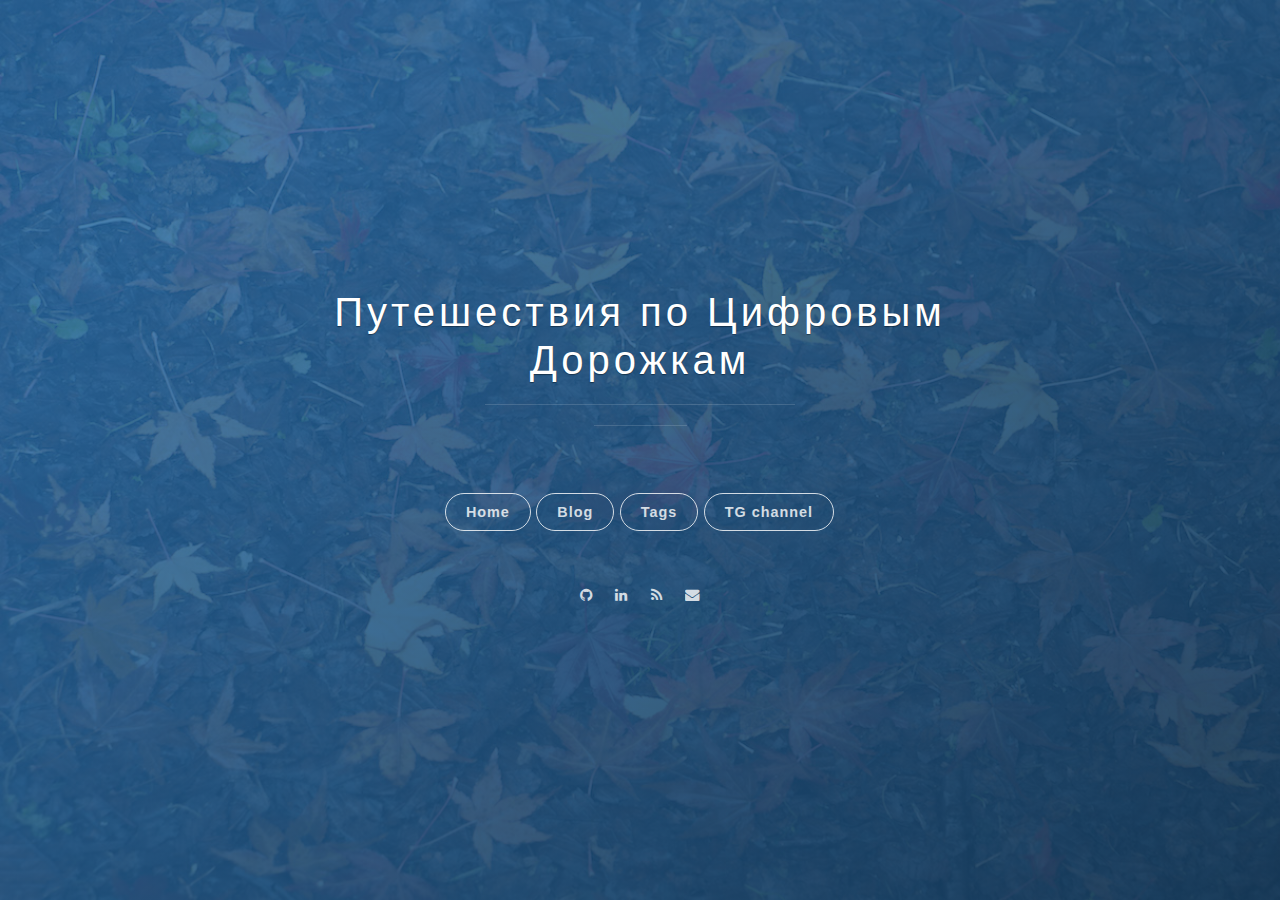
<file: index.html>
<!DOCTYPE html>
<head>
	<meta name="generator" content="Hugo 0.119.0">

  <head>
    <meta charset="utf-8">
    <meta http-equiv="X-UA-Compatible" content="IE=edge">
    <meta name="viewport" content="width=device-width, initial-scale=1, maximum-scale=1">

    
    <link rel="icon" type="image/png" href="/images/favicon.png" />
<link rel="shortcut icon" type="image/png" href="/images/favicon.png" />

    
    
    <title>Путешествия по Цифровым Дорожкам - </title>
    
    
    <meta name="author" content="Зибцев Владимир" /> 
     
    
    
    <meta property="og:title" content="Путешествия по Цифровым Дорожкам" />
<meta property="og:description" content="" />
<meta property="og:type" content="website" />
<meta property="og:url" content="https://zvladimir.github.io/" />

    <meta name="twitter:card" content="summary"/>
<meta name="twitter:title" content="Путешествия по Цифровым Дорожкам"/>
<meta name="twitter:description" content=""/>


    
    
    
    

    
    
    <link rel="stylesheet" href="https://zvladimir.github.io/scss/main.min.cb240aff5e408680ad64a7733bb02a0f95fdf3add3dbfa70a6e73ca855f3e64b.css" integrity="sha256-yyQK/15AhoCtZKdzO7AqD5X9863T2/pwpuc8qFXz5ks=" crossorigin="anonymous" media="screen">
	<link href="//netdna.bootstrapcdn.com/font-awesome/4.1.0/css/font-awesome.min.css" rel="stylesheet">
</head>
  
</head>
<body>
  <span class="mobile btn-mobile-menu">

    <i class="fa fa-list btn-mobile-menu__icon"></i>
    <i class="fa fa-angle-up btn-mobile-close__icon hidden"></i>

  </span>

  <header class="  panel-cover " style="background-image: url('/images/background-cover.jpg')">

    <div class="panel-main">
  
      <div class="panel-main__inner panel-inverted">
      <div class="panel-main__content">
  
          <h1 class="panel-cover__title panel-title"><a href="/" title="Homepage of Путешествия по Цифровым Дорожкам" class="blog-button">Путешествия по Цифровым Дорожкам</a></h1>
          
          <hr class="panel-cover__divider" />
          <p class="panel-cover__description"></p>
          <hr class="panel-cover__divider panel-cover__divider--secondary" />
          
          
          
          <div class="navigation-wrapper">
            <div>
              <nav class="cover-navigation cover-navigation--primary">
                <ul class="navigation">
				  <li class="navigation__item"><a href="/" title="Home">Home</a></li>
                  <li class="navigation__item"><a href="/#blog" title="Blog" class="blog-button">Blog</a></li>
				  <li class="navigation__item"><a href="/tags" title="Tags">Tags</a></li>
				  <li class="navigation__item"><a href="https://t.me/desialsi" target="_blank" title="Telegram channel">TG channel</a></li>
                </ul>
              </nav>
            </div>
            
            <div><nav class="cover-navigation navigation--social">
    <ul class="navigation">
  
    
  
    
    
    <li class="navigation__item">
      <a href="https://github.com/zvladimir" title="@zvladimir" target="_blank">
        <i class='social fa fa-github'></i>
        <span class="label">Github</span>
      </a>
    </li>
    
    
    

    
    
    <li class="navigation__item">
      <a href="https://www.linkedin.com/in/zibtsev-vladimir" title="@zibtsev-vladimir" target="_blank">
        <i class='social fa fa-linkedin'></i>
        <span class="label">Linkedin</span>
      </a>
    </li>
    
  
    
  
    
    <li class="navigation__item">
      <a href="/index.xml" rel="author" title="RSS" target="_blank">
        <i class='social fa fa-rss'></i>
        <span class="label">RSS</span>
      </a>
    </li>
  
    
    
    <li class="navigation__item">
      <a href="mailto:onev@onevcat.com" title="Contact me">
        <i class='social fa fa-envelope'></i>
        <span class="label">Email</span>
      </a>
    </li>
    
  
    </ul>
  </nav>
  </div>
          </div>
        </div>
      </div>
      
      
      <div class="panel-cover--overlay cover-blue"></div>
      
    </div>
  </header>
  

  <div class="content-wrapper">
    <div class="content-wrapper__inner">

        
<div class="main-post-list hidden">
    <ol class="post-list">
        
        <li>
            <h2 class="post-list__post-title post-title"><a href="/2023/11/stm32-rust-hello-world-%D0%BF%D0%BE-embedded-%D0%B8%D0%BB%D0%B8-%D0%BC%D0%B8%D0%B3%D0%B0%D0%B5%D0%BC-%D1%81%D0%B2%D0%B5%D1%82%D0%BE%D0%B4%D0%B8%D0%BE%D0%B4%D0%BE%D0%BC/" title="To /2023/11/stm32-rust-hello-world-%D0%BF%D0%BE-embedded-%D0%B8%D0%BB%D0%B8-%D0%BC%D0%B8%D0%B3%D0%B0%D0%B5%D0%BC-%D1%81%D0%B2%D0%B5%D1%82%D0%BE%D0%B4%D0%B8%D0%BE%D0%B4%D0%BE%D0%BC/">STM32 &amp; Rust - Hello World по Embedded или мигаем светодиодом</a></h2>
            <p class="excerpt">Содержание STM32 &amp; Rust - Hello World по Embedded или мигаем светодиодом STM32 &amp; Rust - RCC Система тактирования В мире встраиваемой разработки, &ldquo;Hello World&rdquo; обычно означает мигание светодиодом. В данной статье рассматриваются …&hellip;</p>
            <div class="post-list__meta">
                <time datetime=" 2023-11-03 23:05:30 &#43;0400 " class="post-list__meta--date date">2023-11-03</time>
                 <span class="post-list__meta--tags tags">   • <a href="https://zvladimir.github.io/tags/stm32">stm32</a>   • <a href="https://zvladimir.github.io/tags/rust">rust</a>  </span> 
                <a class="btn-border-small" href=/2023/11/stm32-rust-hello-world-%D0%BF%D0%BE-embedded-%D0%B8%D0%BB%D0%B8-%D0%BC%D0%B8%D0%B3%D0%B0%D0%B5%D0%BC-%D1%81%D0%B2%D0%B5%D1%82%D0%BE%D0%B4%D0%B8%D0%BE%D0%B4%D0%BE%D0%BC/></a></div>
            <hr class="post-list__divider" />
        </li>
        
        <li>
            <h2 class="post-list__post-title post-title"><a href="/2023/11/stm32-rust-rcc-%D1%81%D0%B8%D1%81%D1%82%D0%B5%D0%BC%D0%B0-%D1%82%D0%B0%D0%BA%D1%82%D0%B8%D1%80%D0%BE%D0%B2%D0%B0%D0%BD%D0%B8%D1%8F/" title="To /2023/11/stm32-rust-rcc-%D1%81%D0%B8%D1%81%D1%82%D0%B5%D0%BC%D0%B0-%D1%82%D0%B0%D0%BA%D1%82%D0%B8%D1%80%D0%BE%D0%B2%D0%B0%D0%BD%D0%B8%D1%8F/">STM32 &amp; Rust - RCC Система тактирования</a></h2>
            <p class="excerpt">Содержание STM32 &amp; Rust - Hello World по Embedded или мигаем светодиодом STM32 &amp; Rust - RCC Система тактирования Как известно, система тактирования в микроконтроллерах STM32 достаточно сложная и разветвленная. При использовании библиотеки HAL …&hellip;</p>
            <div class="post-list__meta">
                <time datetime=" 2023-11-03 22:47:00 &#43;0400 " class="post-list__meta--date date">2023-11-03</time>
                 <span class="post-list__meta--tags tags">   • <a href="https://zvladimir.github.io/tags/stm32">stm32</a>   • <a href="https://zvladimir.github.io/tags/rust">rust</a>   • <a href="https://zvladimir.github.io/tags/rcc">rcc</a>  </span> 
                <a class="btn-border-small" href=/2023/11/stm32-rust-rcc-%D1%81%D0%B8%D1%81%D1%82%D0%B5%D0%BC%D0%B0-%D1%82%D0%B0%D0%BA%D1%82%D0%B8%D1%80%D0%BE%D0%B2%D0%B0%D0%BD%D0%B8%D1%8F/></a></div>
            <hr class="post-list__divider" />
        </li>
        
    </ol>
    <hr class="post-list__divider " />

<nav class="pagination" role="navigation">
    
    <span class="pagination__page-number">1 / 1</span>
    
</nav>

</div>

        <section class="footer">
    <footer>
        <span class="footer__copyright"></span>
        <span class="footer__copyright"></span>
    </footer>
</section>

    </div>
  </div>

  <script type="text/javascript" src="//code.jquery.com/jquery-1.11.3.min.js"></script>
<script type="text/javascript" src="/js/main.js"></script>
  
</body>
</file>
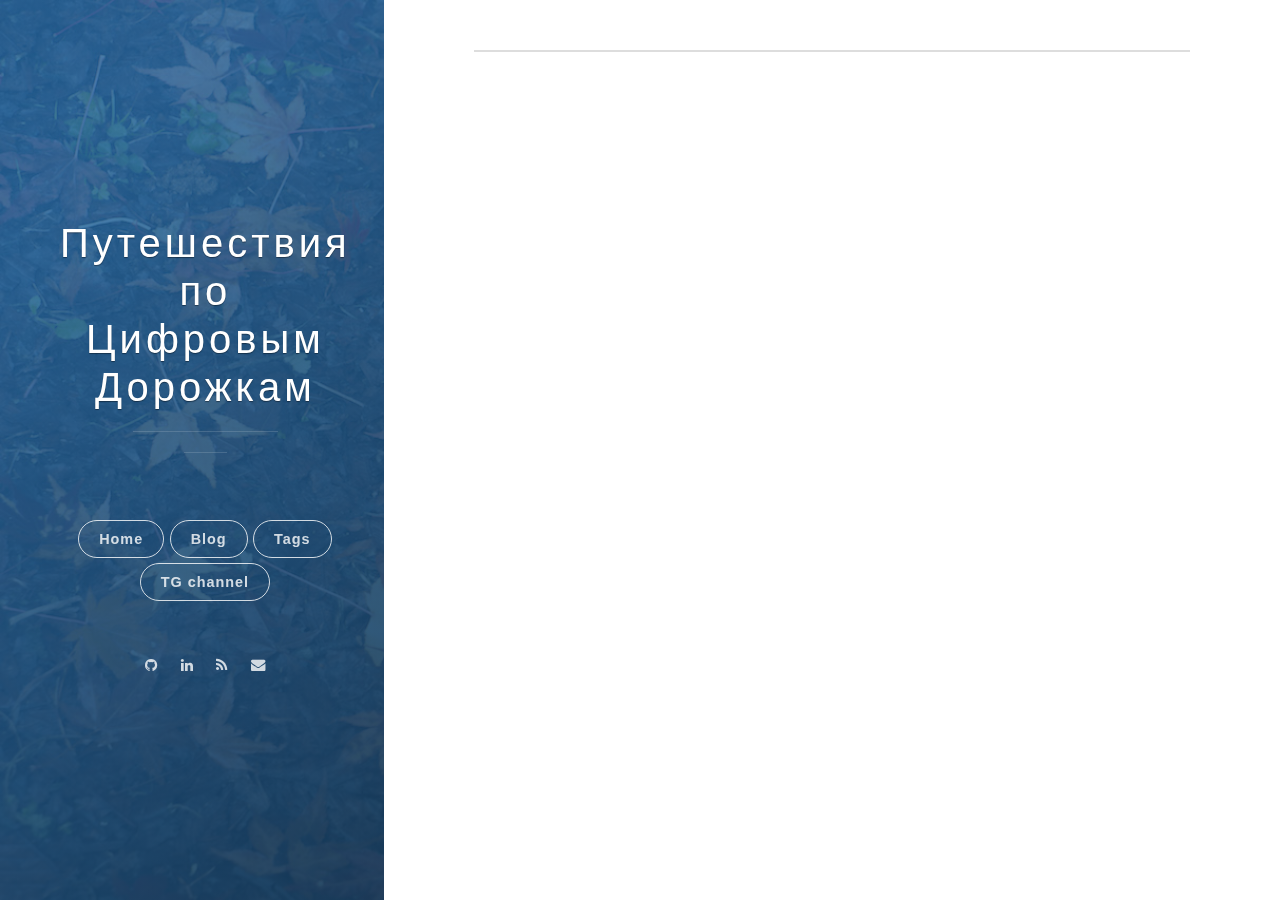
<file: posts/index.html>
<!DOCTYPE html>
<head>

  <head>
    <meta charset="utf-8">
    <meta http-equiv="X-UA-Compatible" content="IE=edge">
    <meta name="viewport" content="width=device-width, initial-scale=1, maximum-scale=1">

    
    <link rel="icon" type="image/png" href="/images/favicon.png" />
<link rel="shortcut icon" type="image/png" href="/images/favicon.png" />

    
    
    <title>Posts - Путешествия по Цифровым Дорожкам</title>
    
    
    <meta name="author" content="Зибцев Владимир" /> 
     
    
    
    <link rel="alternate" type="application/rss+xml" href="https://zvladimir.github.io/posts/index.xml" title="Путешествия по Цифровым Дорожкам" />         
    <meta property="og:title" content="Posts" />
<meta property="og:description" content="" />
<meta property="og:type" content="website" />
<meta property="og:url" content="https://zvladimir.github.io/posts/" />

    <meta name="twitter:card" content="summary"/>
<meta name="twitter:title" content="Posts"/>
<meta name="twitter:description" content=""/>


    
    
    
    

    
    
    <link rel="stylesheet" href="https://zvladimir.github.io/scss/main.min.cb240aff5e408680ad64a7733bb02a0f95fdf3add3dbfa70a6e73ca855f3e64b.css" integrity="sha256-yyQK/15AhoCtZKdzO7AqD5X9863T2/pwpuc8qFXz5ks=" crossorigin="anonymous" media="screen">
	<link href="//netdna.bootstrapcdn.com/font-awesome/4.1.0/css/font-awesome.min.css" rel="stylesheet">
</head>
  
</head>
<body>
  <span class="mobile btn-mobile-menu">

    <i class="fa fa-list btn-mobile-menu__icon"></i>
    <i class="fa fa-angle-up btn-mobile-close__icon hidden"></i>

  </span>

  <header class="  panel-cover panel-cover--collapsed " style="background-image: url('/images/background-cover.jpg')">

    <div class="panel-main">
  
      <div class="panel-main__inner panel-inverted">
      <div class="panel-main__content">
  
          <h1 class="panel-cover__title panel-title"><a href="/" title="Homepage of Путешествия по Цифровым Дорожкам" class="blog-button">Путешествия по Цифровым Дорожкам</a></h1>
          
          <hr class="panel-cover__divider" />
          <p class="panel-cover__description"></p>
          <hr class="panel-cover__divider panel-cover__divider--secondary" />
          
          
          
          <div class="navigation-wrapper">
            <div>
              <nav class="cover-navigation cover-navigation--primary">
                <ul class="navigation">
				  <li class="navigation__item"><a href="/" title="Home">Home</a></li>
                  <li class="navigation__item"><a href="/#blog" title="Blog" class="blog-button">Blog</a></li>
				  <li class="navigation__item"><a href="/tags" title="Tags">Tags</a></li>
				  <li class="navigation__item"><a href="https://t.me/desialsi" target="_blank" title="Telegram channel">TG channel</a></li>
                </ul>
              </nav>
            </div>
            
            <div><nav class="cover-navigation navigation--social">
    <ul class="navigation">
  
    
  
    
    
    <li class="navigation__item">
      <a href="https://github.com/zvladimir" title="@zvladimir" target="_blank">
        <i class='social fa fa-github'></i>
        <span class="label">Github</span>
      </a>
    </li>
    
    
    

    
    
    <li class="navigation__item">
      <a href="https://www.linkedin.com/in/zibtsev-vladimir" title="@zibtsev-vladimir" target="_blank">
        <i class='social fa fa-linkedin'></i>
        <span class="label">Linkedin</span>
      </a>
    </li>
    
  
    
  
    
    <li class="navigation__item">
      <a href="/index.xml" rel="author" title="RSS" target="_blank">
        <i class='social fa fa-rss'></i>
        <span class="label">RSS</span>
      </a>
    </li>
  
    
    
    <li class="navigation__item">
      <a href="mailto:onev@onevcat.com" title="Contact me">
        <i class='social fa fa-envelope'></i>
        <span class="label">Email</span>
      </a>
    </li>
    
  
    </ul>
  </nav>
  </div>
          </div>
        </div>
      </div>
      
      
      <div class="panel-cover--overlay cover-blue"></div>
      
    </div>
  </header>
  

  <div class="content-wrapper">
    <div class="content-wrapper__inner">

        
<div class="main-post-list hidden">
    <ol class="post-list">
        
        <li>
            <h2 class="post-list__post-title post-title"><a href="/2023/11/stm32-rust-hello-world-%D0%BF%D0%BE-embedded-%D0%B8%D0%BB%D0%B8-%D0%BC%D0%B8%D0%B3%D0%B0%D0%B5%D0%BC-%D1%81%D0%B2%D0%B5%D1%82%D0%BE%D0%B4%D0%B8%D0%BE%D0%B4%D0%BE%D0%BC/" title="To /2023/11/stm32-rust-hello-world-%D0%BF%D0%BE-embedded-%D0%B8%D0%BB%D0%B8-%D0%BC%D0%B8%D0%B3%D0%B0%D0%B5%D0%BC-%D1%81%D0%B2%D0%B5%D1%82%D0%BE%D0%B4%D0%B8%D0%BE%D0%B4%D0%BE%D0%BC/">STM32 &amp; Rust - Hello World по Embedded или мигаем светодиодом</a></h2>
            <p class="excerpt">Содержание STM32 &amp; Rust - Hello World по Embedded или мигаем светодиодом STM32 &amp; Rust - RCC Система тактирования В мире встраиваемой разработки, &ldquo;Hello World&rdquo; обычно означает мигание светодиодом. В данной статье рассматриваются …&hellip;</p>
            <div class="post-list__meta">
                <time datetime=" 2023-11-03 23:05:30 &#43;0400 " class="post-list__meta--date date">2023-11-03</time>
                 <span class="post-list__meta--tags tags">   • <a href="https://zvladimir.github.io/tags/stm32">stm32</a>   • <a href="https://zvladimir.github.io/tags/rust">rust</a>  </span> 
                <a class="btn-border-small" href=/2023/11/stm32-rust-hello-world-%D0%BF%D0%BE-embedded-%D0%B8%D0%BB%D0%B8-%D0%BC%D0%B8%D0%B3%D0%B0%D0%B5%D0%BC-%D1%81%D0%B2%D0%B5%D1%82%D0%BE%D0%B4%D0%B8%D0%BE%D0%B4%D0%BE%D0%BC/>далее</a></div>
            <hr class="post-list__divider" />
        </li>
        
        <li>
            <h2 class="post-list__post-title post-title"><a href="/2023/11/stm32-rust-rcc-%D1%81%D0%B8%D1%81%D1%82%D0%B5%D0%BC%D0%B0-%D1%82%D0%B0%D0%BA%D1%82%D0%B8%D1%80%D0%BE%D0%B2%D0%B0%D0%BD%D0%B8%D1%8F/" title="To /2023/11/stm32-rust-rcc-%D1%81%D0%B8%D1%81%D1%82%D0%B5%D0%BC%D0%B0-%D1%82%D0%B0%D0%BA%D1%82%D0%B8%D1%80%D0%BE%D0%B2%D0%B0%D0%BD%D0%B8%D1%8F/">STM32 &amp; Rust - RCC Система тактирования</a></h2>
            <p class="excerpt">Содержание STM32 &amp; Rust - Hello World по Embedded или мигаем светодиодом STM32 &amp; Rust - RCC Система тактирования Как известно, система тактирования в микроконтроллерах STM32 достаточно сложная и разветвленная. При использовании библиотеки HAL …&hellip;</p>
            <div class="post-list__meta">
                <time datetime=" 2023-11-03 22:47:00 &#43;0400 " class="post-list__meta--date date">2023-11-03</time>
                 <span class="post-list__meta--tags tags">   • <a href="https://zvladimir.github.io/tags/stm32">stm32</a>   • <a href="https://zvladimir.github.io/tags/rust">rust</a>   • <a href="https://zvladimir.github.io/tags/rcc">rcc</a>  </span> 
                <a class="btn-border-small" href=/2023/11/stm32-rust-rcc-%D1%81%D0%B8%D1%81%D1%82%D0%B5%D0%BC%D0%B0-%D1%82%D0%B0%D0%BA%D1%82%D0%B8%D1%80%D0%BE%D0%B2%D0%B0%D0%BD%D0%B8%D1%8F/>далее</a></div>
            <hr class="post-list__divider" />
        </li>
        
    </ol>
    <hr class="post-list__divider " />

<nav class="pagination" role="navigation">
    
    <span class="pagination__page-number">1 / 1</span>
    
</nav>

</div>

        <section class="footer">
    <footer>
        <span class="footer__copyright"></span>
        <span class="footer__copyright"></span>
    </footer>
</section>

    </div>
  </div>

  <script type="text/javascript" src="//code.jquery.com/jquery-1.11.3.min.js"></script>
<script type="text/javascript" src="/js/main.js"></script>
  
</body>
</file>
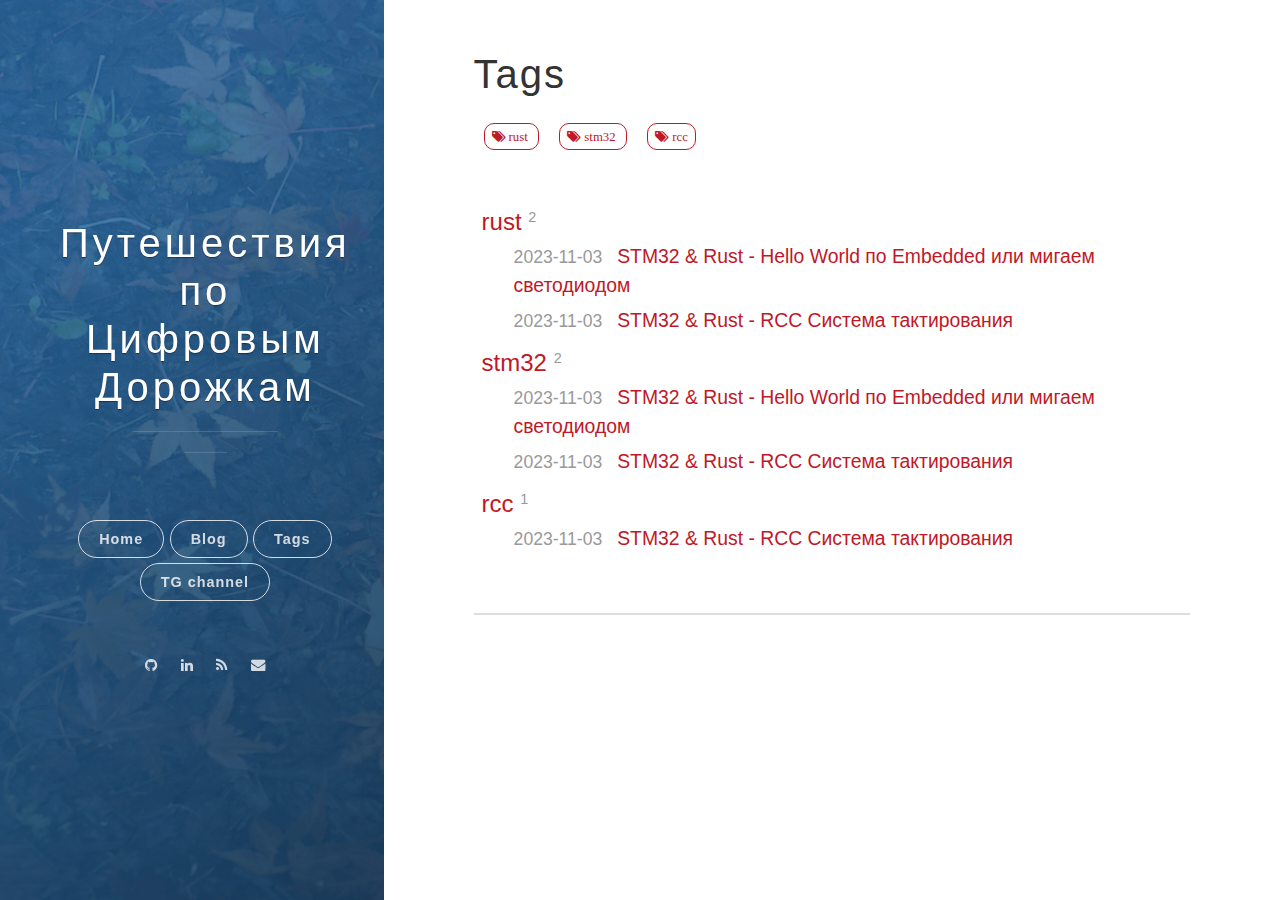
<file: tags/index.html>
<!DOCTYPE html>
<head>

  <head>
    <meta charset="utf-8">
    <meta http-equiv="X-UA-Compatible" content="IE=edge">
    <meta name="viewport" content="width=device-width, initial-scale=1, maximum-scale=1">

    
    <link rel="icon" type="image/png" href="/images/favicon.png" />
<link rel="shortcut icon" type="image/png" href="/images/favicon.png" />

    
    
    <title>Tags - Путешествия по Цифровым Дорожкам</title>
    
    
    <meta name="author" content="Зибцев Владимир" /> 
     
    
    
    <link rel="alternate" type="application/rss+xml" href="https://zvladimir.github.io/tags/index.xml" title="Путешествия по Цифровым Дорожкам" />         
    <meta property="og:title" content="Tags" />
<meta property="og:description" content="" />
<meta property="og:type" content="website" />
<meta property="og:url" content="https://zvladimir.github.io/tags/" />

    <meta name="twitter:card" content="summary"/>
<meta name="twitter:title" content="Tags"/>
<meta name="twitter:description" content=""/>


    
    
    
    

    
    
    <link rel="stylesheet" href="https://zvladimir.github.io/scss/main.min.cb240aff5e408680ad64a7733bb02a0f95fdf3add3dbfa70a6e73ca855f3e64b.css" integrity="sha256-yyQK/15AhoCtZKdzO7AqD5X9863T2/pwpuc8qFXz5ks=" crossorigin="anonymous" media="screen">
	<link href="//netdna.bootstrapcdn.com/font-awesome/4.1.0/css/font-awesome.min.css" rel="stylesheet">
</head>
  
</head>
<body>
  <span class="mobile btn-mobile-menu">

    <i class="fa fa-list btn-mobile-menu__icon"></i>
    <i class="fa fa-angle-up btn-mobile-close__icon hidden"></i>

  </span>

  <header class="  panel-cover panel-cover--collapsed " style="background-image: url('/images/background-cover.jpg')">

    <div class="panel-main">
  
      <div class="panel-main__inner panel-inverted">
      <div class="panel-main__content">
  
          <h1 class="panel-cover__title panel-title"><a href="/" title="Homepage of Путешествия по Цифровым Дорожкам" class="blog-button">Путешествия по Цифровым Дорожкам</a></h1>
          
          <hr class="panel-cover__divider" />
          <p class="panel-cover__description"></p>
          <hr class="panel-cover__divider panel-cover__divider--secondary" />
          
          
          
          <div class="navigation-wrapper">
            <div>
              <nav class="cover-navigation cover-navigation--primary">
                <ul class="navigation">
				  <li class="navigation__item"><a href="/" title="Home">Home</a></li>
                  <li class="navigation__item"><a href="/#blog" title="Blog" class="blog-button">Blog</a></li>
				  <li class="navigation__item"><a href="/tags" title="Tags">Tags</a></li>
				  <li class="navigation__item"><a href="https://t.me/desialsi" target="_blank" title="Telegram channel">TG channel</a></li>
                </ul>
              </nav>
            </div>
            
            <div><nav class="cover-navigation navigation--social">
    <ul class="navigation">
  
    
  
    
    
    <li class="navigation__item">
      <a href="https://github.com/zvladimir" title="@zvladimir" target="_blank">
        <i class='social fa fa-github'></i>
        <span class="label">Github</span>
      </a>
    </li>
    
    
    

    
    
    <li class="navigation__item">
      <a href="https://www.linkedin.com/in/zibtsev-vladimir" title="@zibtsev-vladimir" target="_blank">
        <i class='social fa fa-linkedin'></i>
        <span class="label">Linkedin</span>
      </a>
    </li>
    
  
    
  
    
    <li class="navigation__item">
      <a href="/index.xml" rel="author" title="RSS" target="_blank">
        <i class='social fa fa-rss'></i>
        <span class="label">RSS</span>
      </a>
    </li>
  
    
    
    <li class="navigation__item">
      <a href="mailto:onev@onevcat.com" title="Contact me">
        <i class='social fa fa-envelope'></i>
        <span class="label">Email</span>
      </a>
    </li>
    
  
    </ul>
  </nav>
  </div>
          </div>
        </div>
      </div>
      
      
      <div class="panel-cover--overlay cover-blue"></div>
      
    </div>
  </header>
  

  <div class="content-wrapper">
    <div class="content-wrapper__inner">

        
<h1>Tags</h1>

<div class="terms-list">
    
        
        
        <a  class="btn-border-tags" href="/tags/rust/" title="rust">
            <i style="margin-bottom: 15px;" class="fa fa-tags">
              rust
         </i>
        </a>
    
        
        <a  class="btn-border-tags" href="/tags/stm32/" title="stm32">
            <i style="margin-bottom: 15px;" class="fa fa-tags">
              stm32
         </i>
        </a>
    
        
        <a  class="btn-border-tags" href="/tags/rcc/" title="rcc">
            <i style="margin-bottom: 15px;" class="fa fa-tags">
              rcc
         </i>
        </a>
    
</div>

<div style="margin-bottom: 60px;">
    
        
        <ul class="terms-ul">
            <li class="terms-listing-seperator" id="rust">
                <a class="term-link" href="/tags/rust/">
                    rust
                    <span class="term-count">2</span>
                </a>
            </li>
            <ul>
                
                <li class="term-enum">2023-11-03
                     <a class="term-title" href="https://zvladimir.github.io/2023/11/stm32-rust-hello-world-%D0%BF%D0%BE-embedded-%D0%B8%D0%BB%D0%B8-%D0%BC%D0%B8%D0%B3%D0%B0%D0%B5%D0%BC-%D1%81%D0%B2%D0%B5%D1%82%D0%BE%D0%B4%D0%B8%D0%BE%D0%B4%D0%BE%D0%BC/">STM32 &amp; Rust - Hello World по Embedded или мигаем светодиодом</a>
                </li>
                
                <li class="term-enum">2023-11-03
                     <a class="term-title" href="https://zvladimir.github.io/2023/11/stm32-rust-rcc-%D1%81%D0%B8%D1%81%D1%82%D0%B5%D0%BC%D0%B0-%D1%82%D0%B0%D0%BA%D1%82%D0%B8%D1%80%D0%BE%D0%B2%D0%B0%D0%BD%D0%B8%D1%8F/">STM32 &amp; Rust - RCC Система тактирования</a>
                </li>
                
                
            </ul>
        </ul>
    
        
        <ul class="terms-ul">
            <li class="terms-listing-seperator" id="stm32">
                <a class="term-link" href="/tags/stm32/">
                    stm32
                    <span class="term-count">2</span>
                </a>
            </li>
            <ul>
                
                <li class="term-enum">2023-11-03
                     <a class="term-title" href="https://zvladimir.github.io/2023/11/stm32-rust-hello-world-%D0%BF%D0%BE-embedded-%D0%B8%D0%BB%D0%B8-%D0%BC%D0%B8%D0%B3%D0%B0%D0%B5%D0%BC-%D1%81%D0%B2%D0%B5%D1%82%D0%BE%D0%B4%D0%B8%D0%BE%D0%B4%D0%BE%D0%BC/">STM32 &amp; Rust - Hello World по Embedded или мигаем светодиодом</a>
                </li>
                
                <li class="term-enum">2023-11-03
                     <a class="term-title" href="https://zvladimir.github.io/2023/11/stm32-rust-rcc-%D1%81%D0%B8%D1%81%D1%82%D0%B5%D0%BC%D0%B0-%D1%82%D0%B0%D0%BA%D1%82%D0%B8%D1%80%D0%BE%D0%B2%D0%B0%D0%BD%D0%B8%D1%8F/">STM32 &amp; Rust - RCC Система тактирования</a>
                </li>
                
                
            </ul>
        </ul>
    
        
        <ul class="terms-ul">
            <li class="terms-listing-seperator" id="rcc">
                <a class="term-link" href="/tags/rcc/">
                    rcc
                    <span class="term-count">1</span>
                </a>
            </li>
            <ul>
                
                <li class="term-enum">2023-11-03
                     <a class="term-title" href="https://zvladimir.github.io/2023/11/stm32-rust-rcc-%D1%81%D0%B8%D1%81%D1%82%D0%B5%D0%BC%D0%B0-%D1%82%D0%B0%D0%BA%D1%82%D0%B8%D1%80%D0%BE%D0%B2%D0%B0%D0%BD%D0%B8%D1%8F/">STM32 &amp; Rust - RCC Система тактирования</a>
                </li>
                
                
            </ul>
        </ul>
    
</div>

        <section class="footer">
    <footer>
        <span class="footer__copyright"></span>
        <span class="footer__copyright"></span>
    </footer>
</section>

    </div>
  </div>

  <script type="text/javascript" src="//code.jquery.com/jquery-1.11.3.min.js"></script>
<script type="text/javascript" src="/js/main.js"></script>
  
</body>
</file>
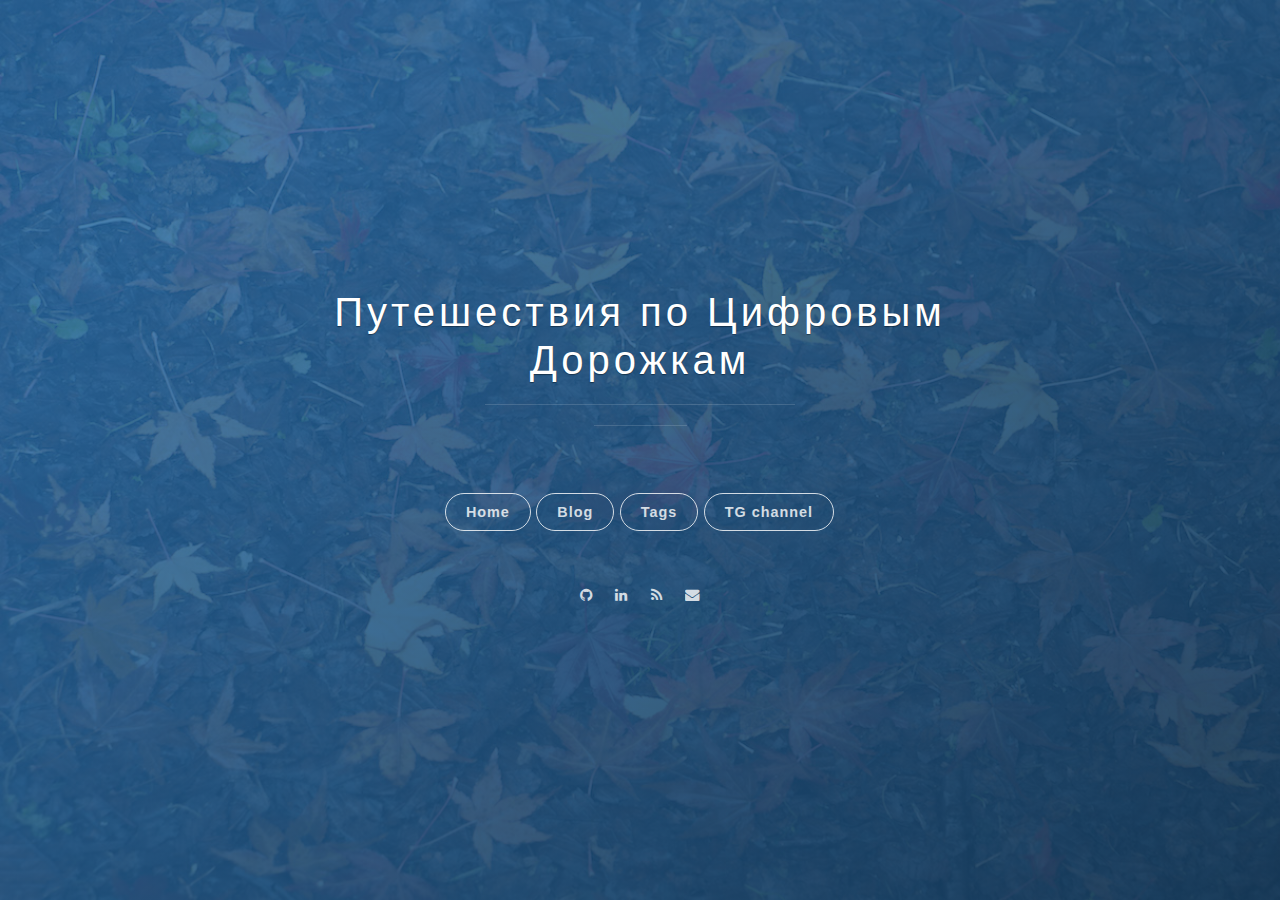
<file: page/1/index.html>
<!DOCTYPE html>
<html lang="en">
  <head>
    <title>https://zvladimir.github.io/</title>
    <link rel="canonical" href="https://zvladimir.github.io/">
    <meta name="robots" content="noindex">
    <meta charset="utf-8">
    <meta http-equiv="refresh" content="0; url=https://zvladimir.github.io/">
  </head>
</html>
</file>
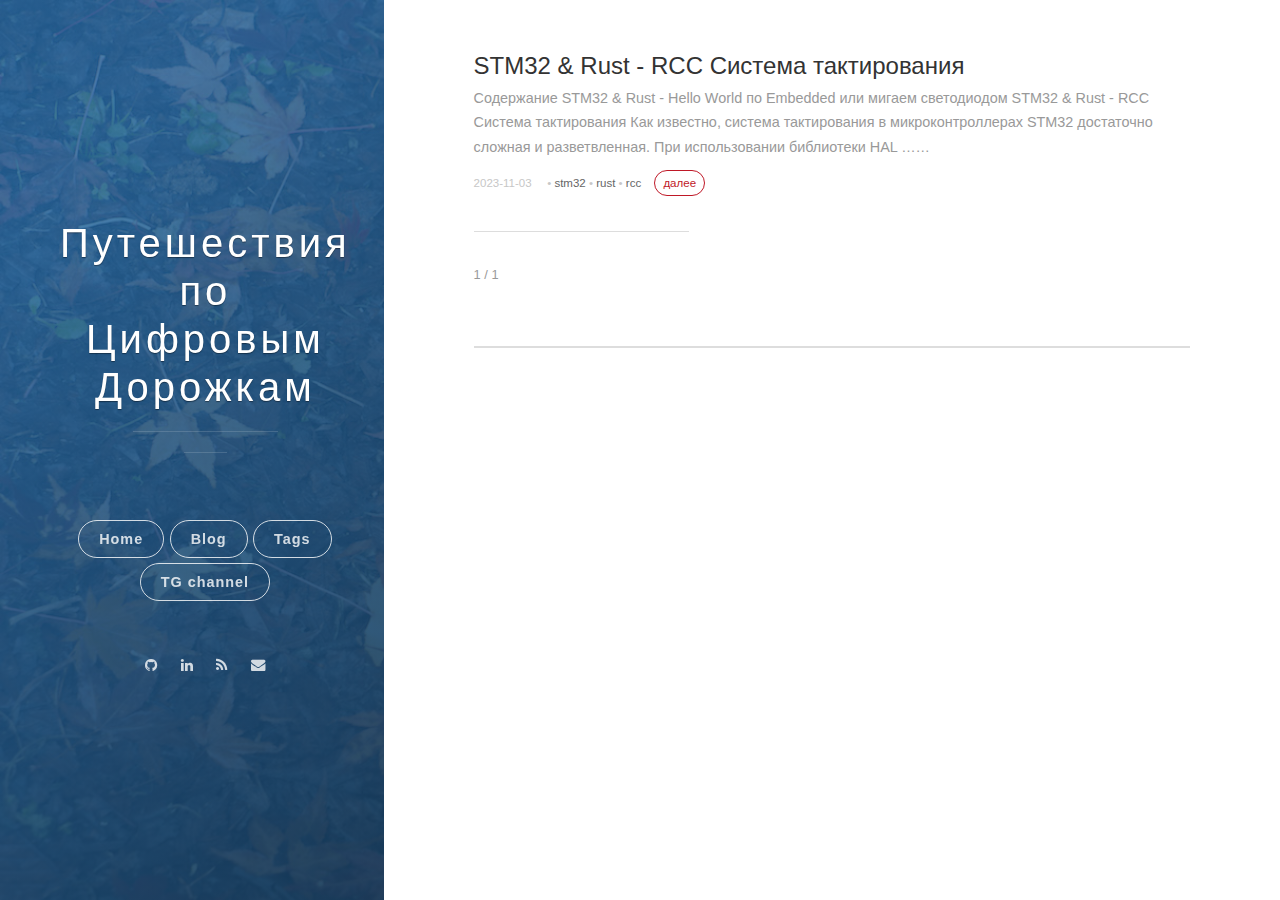
<file: tags/rcc/index.html>
<!DOCTYPE html>
<head>

  <head>
    <meta charset="utf-8">
    <meta http-equiv="X-UA-Compatible" content="IE=edge">
    <meta name="viewport" content="width=device-width, initial-scale=1, maximum-scale=1">

    
    <link rel="icon" type="image/png" href="/images/favicon.png" />
<link rel="shortcut icon" type="image/png" href="/images/favicon.png" />

    
    
    <title>rcc - Путешествия по Цифровым Дорожкам</title>
    
    
    <meta name="author" content="Зибцев Владимир" /> 
     
    
    
    <link rel="alternate" type="application/rss+xml" href="https://zvladimir.github.io/tags/rcc/index.xml" title="Путешествия по Цифровым Дорожкам" />         
    <meta property="og:title" content="rcc" />
<meta property="og:description" content="" />
<meta property="og:type" content="website" />
<meta property="og:url" content="https://zvladimir.github.io/tags/rcc/" />

    <meta name="twitter:card" content="summary"/>
<meta name="twitter:title" content="rcc"/>
<meta name="twitter:description" content=""/>


    
    
    
    

    
    
    <link rel="stylesheet" href="https://zvladimir.github.io/scss/main.min.cb240aff5e408680ad64a7733bb02a0f95fdf3add3dbfa70a6e73ca855f3e64b.css" integrity="sha256-yyQK/15AhoCtZKdzO7AqD5X9863T2/pwpuc8qFXz5ks=" crossorigin="anonymous" media="screen">
	<link href="//netdna.bootstrapcdn.com/font-awesome/4.1.0/css/font-awesome.min.css" rel="stylesheet">
</head>
  
</head>
<body>
  <span class="mobile btn-mobile-menu">

    <i class="fa fa-list btn-mobile-menu__icon"></i>
    <i class="fa fa-angle-up btn-mobile-close__icon hidden"></i>

  </span>

  <header class="  panel-cover panel-cover--collapsed " style="background-image: url('/images/background-cover.jpg')">

    <div class="panel-main">
  
      <div class="panel-main__inner panel-inverted">
      <div class="panel-main__content">
  
          <h1 class="panel-cover__title panel-title"><a href="/" title="Homepage of Путешествия по Цифровым Дорожкам" class="blog-button">Путешествия по Цифровым Дорожкам</a></h1>
          
          <hr class="panel-cover__divider" />
          <p class="panel-cover__description"></p>
          <hr class="panel-cover__divider panel-cover__divider--secondary" />
          
          
          
          <div class="navigation-wrapper">
            <div>
              <nav class="cover-navigation cover-navigation--primary">
                <ul class="navigation">
				  <li class="navigation__item"><a href="/" title="Home">Home</a></li>
                  <li class="navigation__item"><a href="/#blog" title="Blog" class="blog-button">Blog</a></li>
				  <li class="navigation__item"><a href="/tags" title="Tags">Tags</a></li>
				  <li class="navigation__item"><a href="https://t.me/desialsi" target="_blank" title="Telegram channel">TG channel</a></li>
                </ul>
              </nav>
            </div>
            
            <div><nav class="cover-navigation navigation--social">
    <ul class="navigation">
  
    
  
    
    
    <li class="navigation__item">
      <a href="https://github.com/zvladimir" title="@zvladimir" target="_blank">
        <i class='social fa fa-github'></i>
        <span class="label">Github</span>
      </a>
    </li>
    
    
    

    
    
    <li class="navigation__item">
      <a href="https://www.linkedin.com/in/zibtsev-vladimir" title="@zibtsev-vladimir" target="_blank">
        <i class='social fa fa-linkedin'></i>
        <span class="label">Linkedin</span>
      </a>
    </li>
    
  
    
  
    
    <li class="navigation__item">
      <a href="/index.xml" rel="author" title="RSS" target="_blank">
        <i class='social fa fa-rss'></i>
        <span class="label">RSS</span>
      </a>
    </li>
  
    
    
    <li class="navigation__item">
      <a href="mailto:onev@onevcat.com" title="Contact me">
        <i class='social fa fa-envelope'></i>
        <span class="label">Email</span>
      </a>
    </li>
    
  
    </ul>
  </nav>
  </div>
          </div>
        </div>
      </div>
      
      
      <div class="panel-cover--overlay cover-blue"></div>
      
    </div>
  </header>
  

  <div class="content-wrapper">
    <div class="content-wrapper__inner">

        
<div class="main-post-list hidden">
    <ol class="post-list">
        
        <li>
            <h2 class="post-list__post-title post-title"><a href="/2023/11/stm32-rust-rcc-%D1%81%D0%B8%D1%81%D1%82%D0%B5%D0%BC%D0%B0-%D1%82%D0%B0%D0%BA%D1%82%D0%B8%D1%80%D0%BE%D0%B2%D0%B0%D0%BD%D0%B8%D1%8F/" title="To /2023/11/stm32-rust-rcc-%D1%81%D0%B8%D1%81%D1%82%D0%B5%D0%BC%D0%B0-%D1%82%D0%B0%D0%BA%D1%82%D0%B8%D1%80%D0%BE%D0%B2%D0%B0%D0%BD%D0%B8%D1%8F/">STM32 &amp; Rust - RCC Система тактирования</a></h2>
            <p class="excerpt">Содержание STM32 &amp; Rust - Hello World по Embedded или мигаем светодиодом STM32 &amp; Rust - RCC Система тактирования Как известно, система тактирования в микроконтроллерах STM32 достаточно сложная и разветвленная. При использовании библиотеки HAL …&hellip;</p>
            <div class="post-list__meta">
                <time datetime=" 2023-11-03 22:47:00 &#43;0400 " class="post-list__meta--date date">2023-11-03</time>
                 <span class="post-list__meta--tags tags">   • <a href="https://zvladimir.github.io/tags/stm32">stm32</a>   • <a href="https://zvladimir.github.io/tags/rust">rust</a>   • <a href="https://zvladimir.github.io/tags/rcc">rcc</a>  </span> 
                <a class="btn-border-small" href=/2023/11/stm32-rust-rcc-%D1%81%D0%B8%D1%81%D1%82%D0%B5%D0%BC%D0%B0-%D1%82%D0%B0%D0%BA%D1%82%D0%B8%D1%80%D0%BE%D0%B2%D0%B0%D0%BD%D0%B8%D1%8F/>далее</a></div>
            <hr class="post-list__divider" />
        </li>
        
    </ol>
    <hr class="post-list__divider " />

<nav class="pagination" role="navigation">
    
    <span class="pagination__page-number">1 / 1</span>
    
</nav>

</div>

        <section class="footer">
    <footer>
        <span class="footer__copyright"></span>
        <span class="footer__copyright"></span>
    </footer>
</section>

    </div>
  </div>

  <script type="text/javascript" src="//code.jquery.com/jquery-1.11.3.min.js"></script>
<script type="text/javascript" src="/js/main.js"></script>
  
</body>
</file>
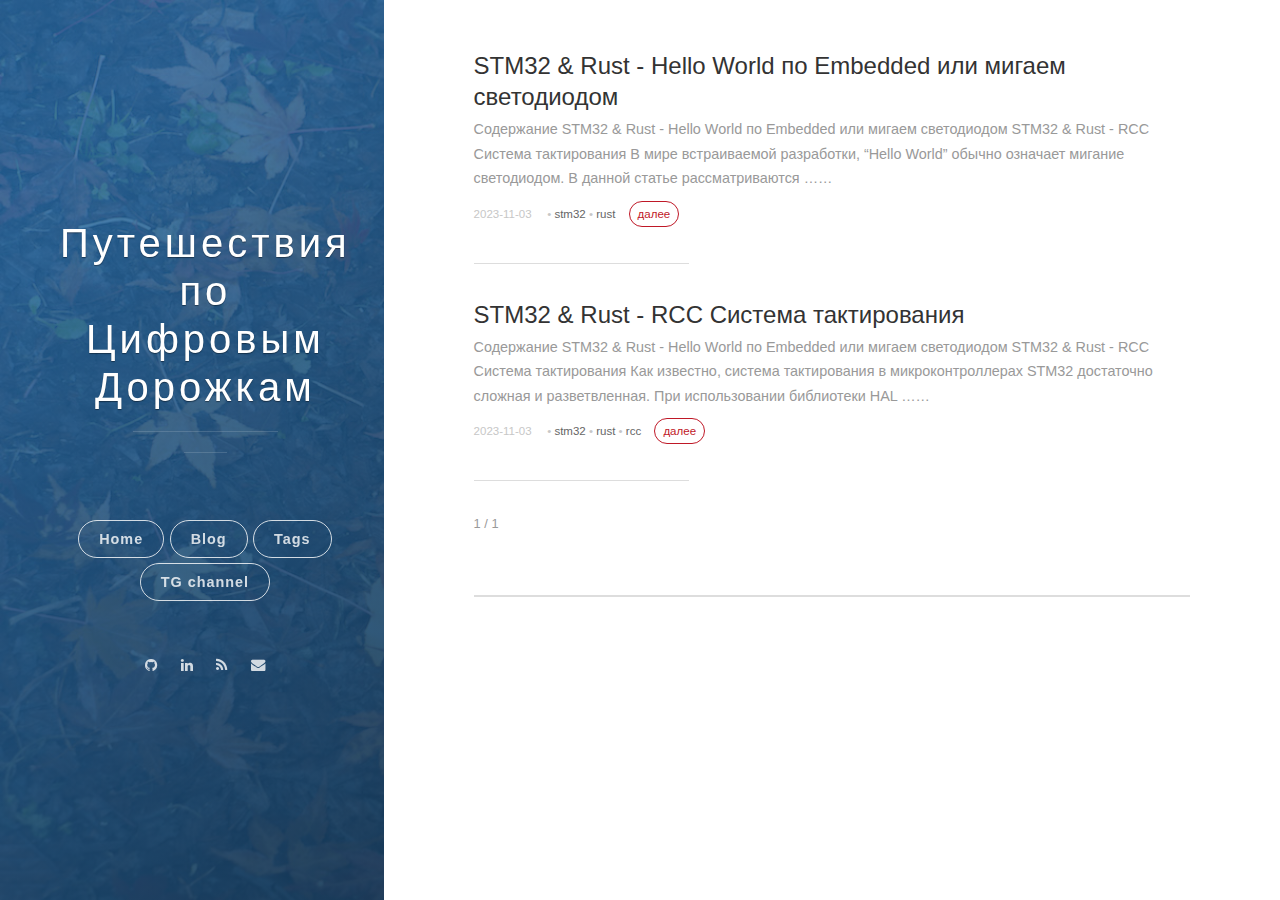
<file: tags/rust/index.html>
<!DOCTYPE html>
<head>

  <head>
    <meta charset="utf-8">
    <meta http-equiv="X-UA-Compatible" content="IE=edge">
    <meta name="viewport" content="width=device-width, initial-scale=1, maximum-scale=1">

    
    <link rel="icon" type="image/png" href="/images/favicon.png" />
<link rel="shortcut icon" type="image/png" href="/images/favicon.png" />

    
    
    <title>rust - Путешествия по Цифровым Дорожкам</title>
    
    
    <meta name="author" content="Зибцев Владимир" /> 
     
    
    
    <link rel="alternate" type="application/rss+xml" href="https://zvladimir.github.io/tags/rust/index.xml" title="Путешествия по Цифровым Дорожкам" />         
    <meta property="og:title" content="rust" />
<meta property="og:description" content="" />
<meta property="og:type" content="website" />
<meta property="og:url" content="https://zvladimir.github.io/tags/rust/" />

    <meta name="twitter:card" content="summary"/>
<meta name="twitter:title" content="rust"/>
<meta name="twitter:description" content=""/>


    
    
    
    

    
    
    <link rel="stylesheet" href="https://zvladimir.github.io/scss/main.min.cb240aff5e408680ad64a7733bb02a0f95fdf3add3dbfa70a6e73ca855f3e64b.css" integrity="sha256-yyQK/15AhoCtZKdzO7AqD5X9863T2/pwpuc8qFXz5ks=" crossorigin="anonymous" media="screen">
	<link href="//netdna.bootstrapcdn.com/font-awesome/4.1.0/css/font-awesome.min.css" rel="stylesheet">
</head>
  
</head>
<body>
  <span class="mobile btn-mobile-menu">

    <i class="fa fa-list btn-mobile-menu__icon"></i>
    <i class="fa fa-angle-up btn-mobile-close__icon hidden"></i>

  </span>

  <header class="  panel-cover panel-cover--collapsed " style="background-image: url('/images/background-cover.jpg')">

    <div class="panel-main">
  
      <div class="panel-main__inner panel-inverted">
      <div class="panel-main__content">
  
          <h1 class="panel-cover__title panel-title"><a href="/" title="Homepage of Путешествия по Цифровым Дорожкам" class="blog-button">Путешествия по Цифровым Дорожкам</a></h1>
          
          <hr class="panel-cover__divider" />
          <p class="panel-cover__description"></p>
          <hr class="panel-cover__divider panel-cover__divider--secondary" />
          
          
          
          <div class="navigation-wrapper">
            <div>
              <nav class="cover-navigation cover-navigation--primary">
                <ul class="navigation">
				  <li class="navigation__item"><a href="/" title="Home">Home</a></li>
                  <li class="navigation__item"><a href="/#blog" title="Blog" class="blog-button">Blog</a></li>
				  <li class="navigation__item"><a href="/tags" title="Tags">Tags</a></li>
				  <li class="navigation__item"><a href="https://t.me/desialsi" target="_blank" title="Telegram channel">TG channel</a></li>
                </ul>
              </nav>
            </div>
            
            <div><nav class="cover-navigation navigation--social">
    <ul class="navigation">
  
    
  
    
    
    <li class="navigation__item">
      <a href="https://github.com/zvladimir" title="@zvladimir" target="_blank">
        <i class='social fa fa-github'></i>
        <span class="label">Github</span>
      </a>
    </li>
    
    
    

    
    
    <li class="navigation__item">
      <a href="https://www.linkedin.com/in/zibtsev-vladimir" title="@zibtsev-vladimir" target="_blank">
        <i class='social fa fa-linkedin'></i>
        <span class="label">Linkedin</span>
      </a>
    </li>
    
  
    
  
    
    <li class="navigation__item">
      <a href="/index.xml" rel="author" title="RSS" target="_blank">
        <i class='social fa fa-rss'></i>
        <span class="label">RSS</span>
      </a>
    </li>
  
    
    
    <li class="navigation__item">
      <a href="mailto:onev@onevcat.com" title="Contact me">
        <i class='social fa fa-envelope'></i>
        <span class="label">Email</span>
      </a>
    </li>
    
  
    </ul>
  </nav>
  </div>
          </div>
        </div>
      </div>
      
      
      <div class="panel-cover--overlay cover-blue"></div>
      
    </div>
  </header>
  

  <div class="content-wrapper">
    <div class="content-wrapper__inner">

        
<div class="main-post-list hidden">
    <ol class="post-list">
        
        <li>
            <h2 class="post-list__post-title post-title"><a href="/2023/11/stm32-rust-hello-world-%D0%BF%D0%BE-embedded-%D0%B8%D0%BB%D0%B8-%D0%BC%D0%B8%D0%B3%D0%B0%D0%B5%D0%BC-%D1%81%D0%B2%D0%B5%D1%82%D0%BE%D0%B4%D0%B8%D0%BE%D0%B4%D0%BE%D0%BC/" title="To /2023/11/stm32-rust-hello-world-%D0%BF%D0%BE-embedded-%D0%B8%D0%BB%D0%B8-%D0%BC%D0%B8%D0%B3%D0%B0%D0%B5%D0%BC-%D1%81%D0%B2%D0%B5%D1%82%D0%BE%D0%B4%D0%B8%D0%BE%D0%B4%D0%BE%D0%BC/">STM32 &amp; Rust - Hello World по Embedded или мигаем светодиодом</a></h2>
            <p class="excerpt">Содержание STM32 &amp; Rust - Hello World по Embedded или мигаем светодиодом STM32 &amp; Rust - RCC Система тактирования В мире встраиваемой разработки, &ldquo;Hello World&rdquo; обычно означает мигание светодиодом. В данной статье рассматриваются …&hellip;</p>
            <div class="post-list__meta">
                <time datetime=" 2023-11-03 23:05:30 &#43;0400 " class="post-list__meta--date date">2023-11-03</time>
                 <span class="post-list__meta--tags tags">   • <a href="https://zvladimir.github.io/tags/stm32">stm32</a>   • <a href="https://zvladimir.github.io/tags/rust">rust</a>  </span> 
                <a class="btn-border-small" href=/2023/11/stm32-rust-hello-world-%D0%BF%D0%BE-embedded-%D0%B8%D0%BB%D0%B8-%D0%BC%D0%B8%D0%B3%D0%B0%D0%B5%D0%BC-%D1%81%D0%B2%D0%B5%D1%82%D0%BE%D0%B4%D0%B8%D0%BE%D0%B4%D0%BE%D0%BC/>далее</a></div>
            <hr class="post-list__divider" />
        </li>
        
        <li>
            <h2 class="post-list__post-title post-title"><a href="/2023/11/stm32-rust-rcc-%D1%81%D0%B8%D1%81%D1%82%D0%B5%D0%BC%D0%B0-%D1%82%D0%B0%D0%BA%D1%82%D0%B8%D1%80%D0%BE%D0%B2%D0%B0%D0%BD%D0%B8%D1%8F/" title="To /2023/11/stm32-rust-rcc-%D1%81%D0%B8%D1%81%D1%82%D0%B5%D0%BC%D0%B0-%D1%82%D0%B0%D0%BA%D1%82%D0%B8%D1%80%D0%BE%D0%B2%D0%B0%D0%BD%D0%B8%D1%8F/">STM32 &amp; Rust - RCC Система тактирования</a></h2>
            <p class="excerpt">Содержание STM32 &amp; Rust - Hello World по Embedded или мигаем светодиодом STM32 &amp; Rust - RCC Система тактирования Как известно, система тактирования в микроконтроллерах STM32 достаточно сложная и разветвленная. При использовании библиотеки HAL …&hellip;</p>
            <div class="post-list__meta">
                <time datetime=" 2023-11-03 22:47:00 &#43;0400 " class="post-list__meta--date date">2023-11-03</time>
                 <span class="post-list__meta--tags tags">   • <a href="https://zvladimir.github.io/tags/stm32">stm32</a>   • <a href="https://zvladimir.github.io/tags/rust">rust</a>   • <a href="https://zvladimir.github.io/tags/rcc">rcc</a>  </span> 
                <a class="btn-border-small" href=/2023/11/stm32-rust-rcc-%D1%81%D0%B8%D1%81%D1%82%D0%B5%D0%BC%D0%B0-%D1%82%D0%B0%D0%BA%D1%82%D0%B8%D1%80%D0%BE%D0%B2%D0%B0%D0%BD%D0%B8%D1%8F/>далее</a></div>
            <hr class="post-list__divider" />
        </li>
        
    </ol>
    <hr class="post-list__divider " />

<nav class="pagination" role="navigation">
    
    <span class="pagination__page-number">1 / 1</span>
    
</nav>

</div>

        <section class="footer">
    <footer>
        <span class="footer__copyright"></span>
        <span class="footer__copyright"></span>
    </footer>
</section>

    </div>
  </div>

  <script type="text/javascript" src="//code.jquery.com/jquery-1.11.3.min.js"></script>
<script type="text/javascript" src="/js/main.js"></script>
  
</body>
</file>
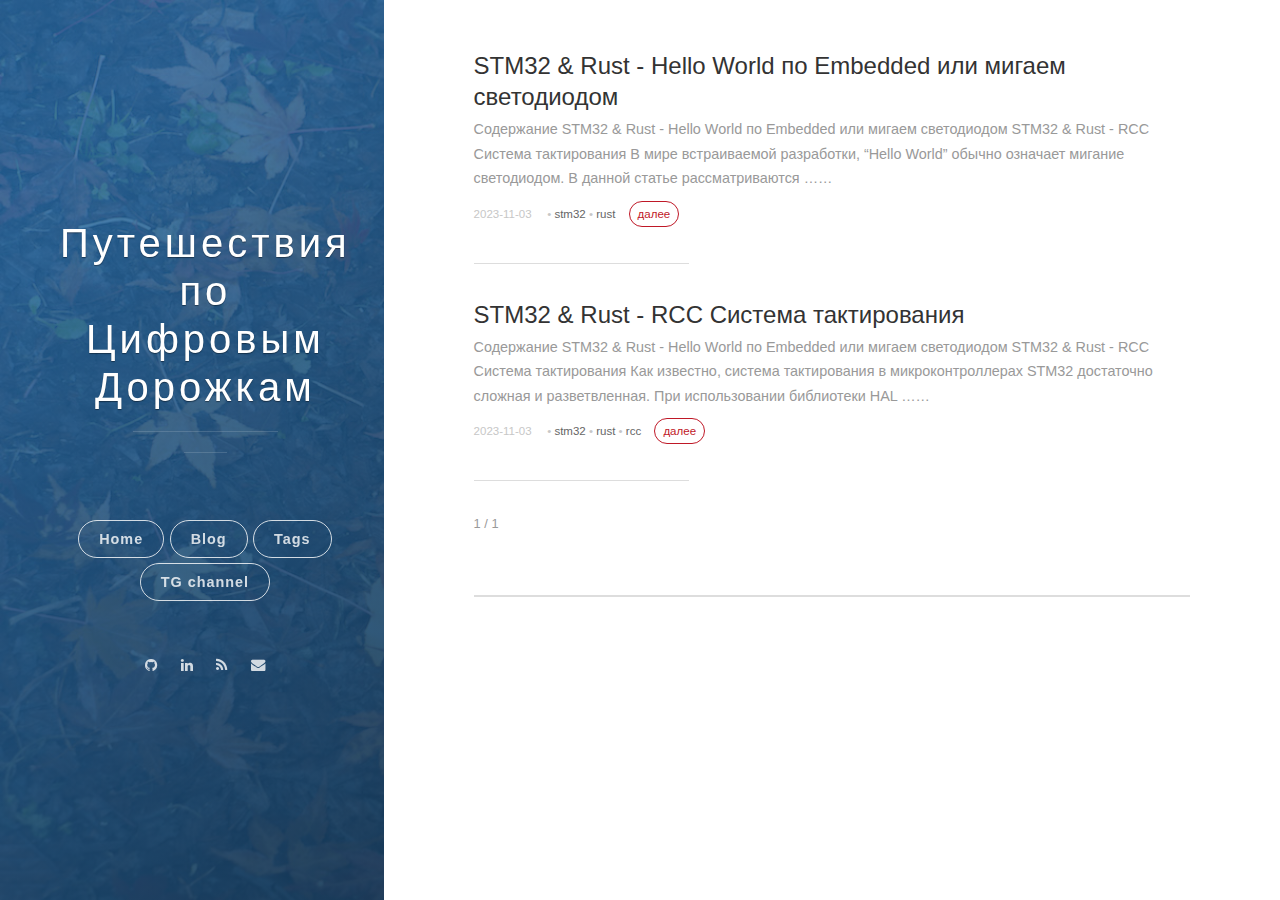
<file: tags/stm32/index.html>
<!DOCTYPE html>
<head>

  <head>
    <meta charset="utf-8">
    <meta http-equiv="X-UA-Compatible" content="IE=edge">
    <meta name="viewport" content="width=device-width, initial-scale=1, maximum-scale=1">

    
    <link rel="icon" type="image/png" href="/images/favicon.png" />
<link rel="shortcut icon" type="image/png" href="/images/favicon.png" />

    
    
    <title>stm32 - Путешествия по Цифровым Дорожкам</title>
    
    
    <meta name="author" content="Зибцев Владимир" /> 
     
    
    
    <link rel="alternate" type="application/rss+xml" href="https://zvladimir.github.io/tags/stm32/index.xml" title="Путешествия по Цифровым Дорожкам" />         
    <meta property="og:title" content="stm32" />
<meta property="og:description" content="" />
<meta property="og:type" content="website" />
<meta property="og:url" content="https://zvladimir.github.io/tags/stm32/" />

    <meta name="twitter:card" content="summary"/>
<meta name="twitter:title" content="stm32"/>
<meta name="twitter:description" content=""/>


    
    
    
    

    
    
    <link rel="stylesheet" href="https://zvladimir.github.io/scss/main.min.cb240aff5e408680ad64a7733bb02a0f95fdf3add3dbfa70a6e73ca855f3e64b.css" integrity="sha256-yyQK/15AhoCtZKdzO7AqD5X9863T2/pwpuc8qFXz5ks=" crossorigin="anonymous" media="screen">
	<link href="//netdna.bootstrapcdn.com/font-awesome/4.1.0/css/font-awesome.min.css" rel="stylesheet">
</head>
  
</head>
<body>
  <span class="mobile btn-mobile-menu">

    <i class="fa fa-list btn-mobile-menu__icon"></i>
    <i class="fa fa-angle-up btn-mobile-close__icon hidden"></i>

  </span>

  <header class="  panel-cover panel-cover--collapsed " style="background-image: url('/images/background-cover.jpg')">

    <div class="panel-main">
  
      <div class="panel-main__inner panel-inverted">
      <div class="panel-main__content">
  
          <h1 class="panel-cover__title panel-title"><a href="/" title="Homepage of Путешествия по Цифровым Дорожкам" class="blog-button">Путешествия по Цифровым Дорожкам</a></h1>
          
          <hr class="panel-cover__divider" />
          <p class="panel-cover__description"></p>
          <hr class="panel-cover__divider panel-cover__divider--secondary" />
          
          
          
          <div class="navigation-wrapper">
            <div>
              <nav class="cover-navigation cover-navigation--primary">
                <ul class="navigation">
				  <li class="navigation__item"><a href="/" title="Home">Home</a></li>
                  <li class="navigation__item"><a href="/#blog" title="Blog" class="blog-button">Blog</a></li>
				  <li class="navigation__item"><a href="/tags" title="Tags">Tags</a></li>
				  <li class="navigation__item"><a href="https://t.me/desialsi" target="_blank" title="Telegram channel">TG channel</a></li>
                </ul>
              </nav>
            </div>
            
            <div><nav class="cover-navigation navigation--social">
    <ul class="navigation">
  
    
  
    
    
    <li class="navigation__item">
      <a href="https://github.com/zvladimir" title="@zvladimir" target="_blank">
        <i class='social fa fa-github'></i>
        <span class="label">Github</span>
      </a>
    </li>
    
    
    

    
    
    <li class="navigation__item">
      <a href="https://www.linkedin.com/in/zibtsev-vladimir" title="@zibtsev-vladimir" target="_blank">
        <i class='social fa fa-linkedin'></i>
        <span class="label">Linkedin</span>
      </a>
    </li>
    
  
    
  
    
    <li class="navigation__item">
      <a href="/index.xml" rel="author" title="RSS" target="_blank">
        <i class='social fa fa-rss'></i>
        <span class="label">RSS</span>
      </a>
    </li>
  
    
    
    <li class="navigation__item">
      <a href="mailto:onev@onevcat.com" title="Contact me">
        <i class='social fa fa-envelope'></i>
        <span class="label">Email</span>
      </a>
    </li>
    
  
    </ul>
  </nav>
  </div>
          </div>
        </div>
      </div>
      
      
      <div class="panel-cover--overlay cover-blue"></div>
      
    </div>
  </header>
  

  <div class="content-wrapper">
    <div class="content-wrapper__inner">

        
<div class="main-post-list hidden">
    <ol class="post-list">
        
        <li>
            <h2 class="post-list__post-title post-title"><a href="/2023/11/stm32-rust-hello-world-%D0%BF%D0%BE-embedded-%D0%B8%D0%BB%D0%B8-%D0%BC%D0%B8%D0%B3%D0%B0%D0%B5%D0%BC-%D1%81%D0%B2%D0%B5%D1%82%D0%BE%D0%B4%D0%B8%D0%BE%D0%B4%D0%BE%D0%BC/" title="To /2023/11/stm32-rust-hello-world-%D0%BF%D0%BE-embedded-%D0%B8%D0%BB%D0%B8-%D0%BC%D0%B8%D0%B3%D0%B0%D0%B5%D0%BC-%D1%81%D0%B2%D0%B5%D1%82%D0%BE%D0%B4%D0%B8%D0%BE%D0%B4%D0%BE%D0%BC/">STM32 &amp; Rust - Hello World по Embedded или мигаем светодиодом</a></h2>
            <p class="excerpt">Содержание STM32 &amp; Rust - Hello World по Embedded или мигаем светодиодом STM32 &amp; Rust - RCC Система тактирования В мире встраиваемой разработки, &ldquo;Hello World&rdquo; обычно означает мигание светодиодом. В данной статье рассматриваются …&hellip;</p>
            <div class="post-list__meta">
                <time datetime=" 2023-11-03 23:05:30 &#43;0400 " class="post-list__meta--date date">2023-11-03</time>
                 <span class="post-list__meta--tags tags">   • <a href="https://zvladimir.github.io/tags/stm32">stm32</a>   • <a href="https://zvladimir.github.io/tags/rust">rust</a>  </span> 
                <a class="btn-border-small" href=/2023/11/stm32-rust-hello-world-%D0%BF%D0%BE-embedded-%D0%B8%D0%BB%D0%B8-%D0%BC%D0%B8%D0%B3%D0%B0%D0%B5%D0%BC-%D1%81%D0%B2%D0%B5%D1%82%D0%BE%D0%B4%D0%B8%D0%BE%D0%B4%D0%BE%D0%BC/>далее</a></div>
            <hr class="post-list__divider" />
        </li>
        
        <li>
            <h2 class="post-list__post-title post-title"><a href="/2023/11/stm32-rust-rcc-%D1%81%D0%B8%D1%81%D1%82%D0%B5%D0%BC%D0%B0-%D1%82%D0%B0%D0%BA%D1%82%D0%B8%D1%80%D0%BE%D0%B2%D0%B0%D0%BD%D0%B8%D1%8F/" title="To /2023/11/stm32-rust-rcc-%D1%81%D0%B8%D1%81%D1%82%D0%B5%D0%BC%D0%B0-%D1%82%D0%B0%D0%BA%D1%82%D0%B8%D1%80%D0%BE%D0%B2%D0%B0%D0%BD%D0%B8%D1%8F/">STM32 &amp; Rust - RCC Система тактирования</a></h2>
            <p class="excerpt">Содержание STM32 &amp; Rust - Hello World по Embedded или мигаем светодиодом STM32 &amp; Rust - RCC Система тактирования Как известно, система тактирования в микроконтроллерах STM32 достаточно сложная и разветвленная. При использовании библиотеки HAL …&hellip;</p>
            <div class="post-list__meta">
                <time datetime=" 2023-11-03 22:47:00 &#43;0400 " class="post-list__meta--date date">2023-11-03</time>
                 <span class="post-list__meta--tags tags">   • <a href="https://zvladimir.github.io/tags/stm32">stm32</a>   • <a href="https://zvladimir.github.io/tags/rust">rust</a>   • <a href="https://zvladimir.github.io/tags/rcc">rcc</a>  </span> 
                <a class="btn-border-small" href=/2023/11/stm32-rust-rcc-%D1%81%D0%B8%D1%81%D1%82%D0%B5%D0%BC%D0%B0-%D1%82%D0%B0%D0%BA%D1%82%D0%B8%D1%80%D0%BE%D0%B2%D0%B0%D0%BD%D0%B8%D1%8F/>далее</a></div>
            <hr class="post-list__divider" />
        </li>
        
    </ol>
    <hr class="post-list__divider " />

<nav class="pagination" role="navigation">
    
    <span class="pagination__page-number">1 / 1</span>
    
</nav>

</div>

        <section class="footer">
    <footer>
        <span class="footer__copyright"></span>
        <span class="footer__copyright"></span>
    </footer>
</section>

    </div>
  </div>

  <script type="text/javascript" src="//code.jquery.com/jquery-1.11.3.min.js"></script>
<script type="text/javascript" src="/js/main.js"></script>
  
</body>
</file>
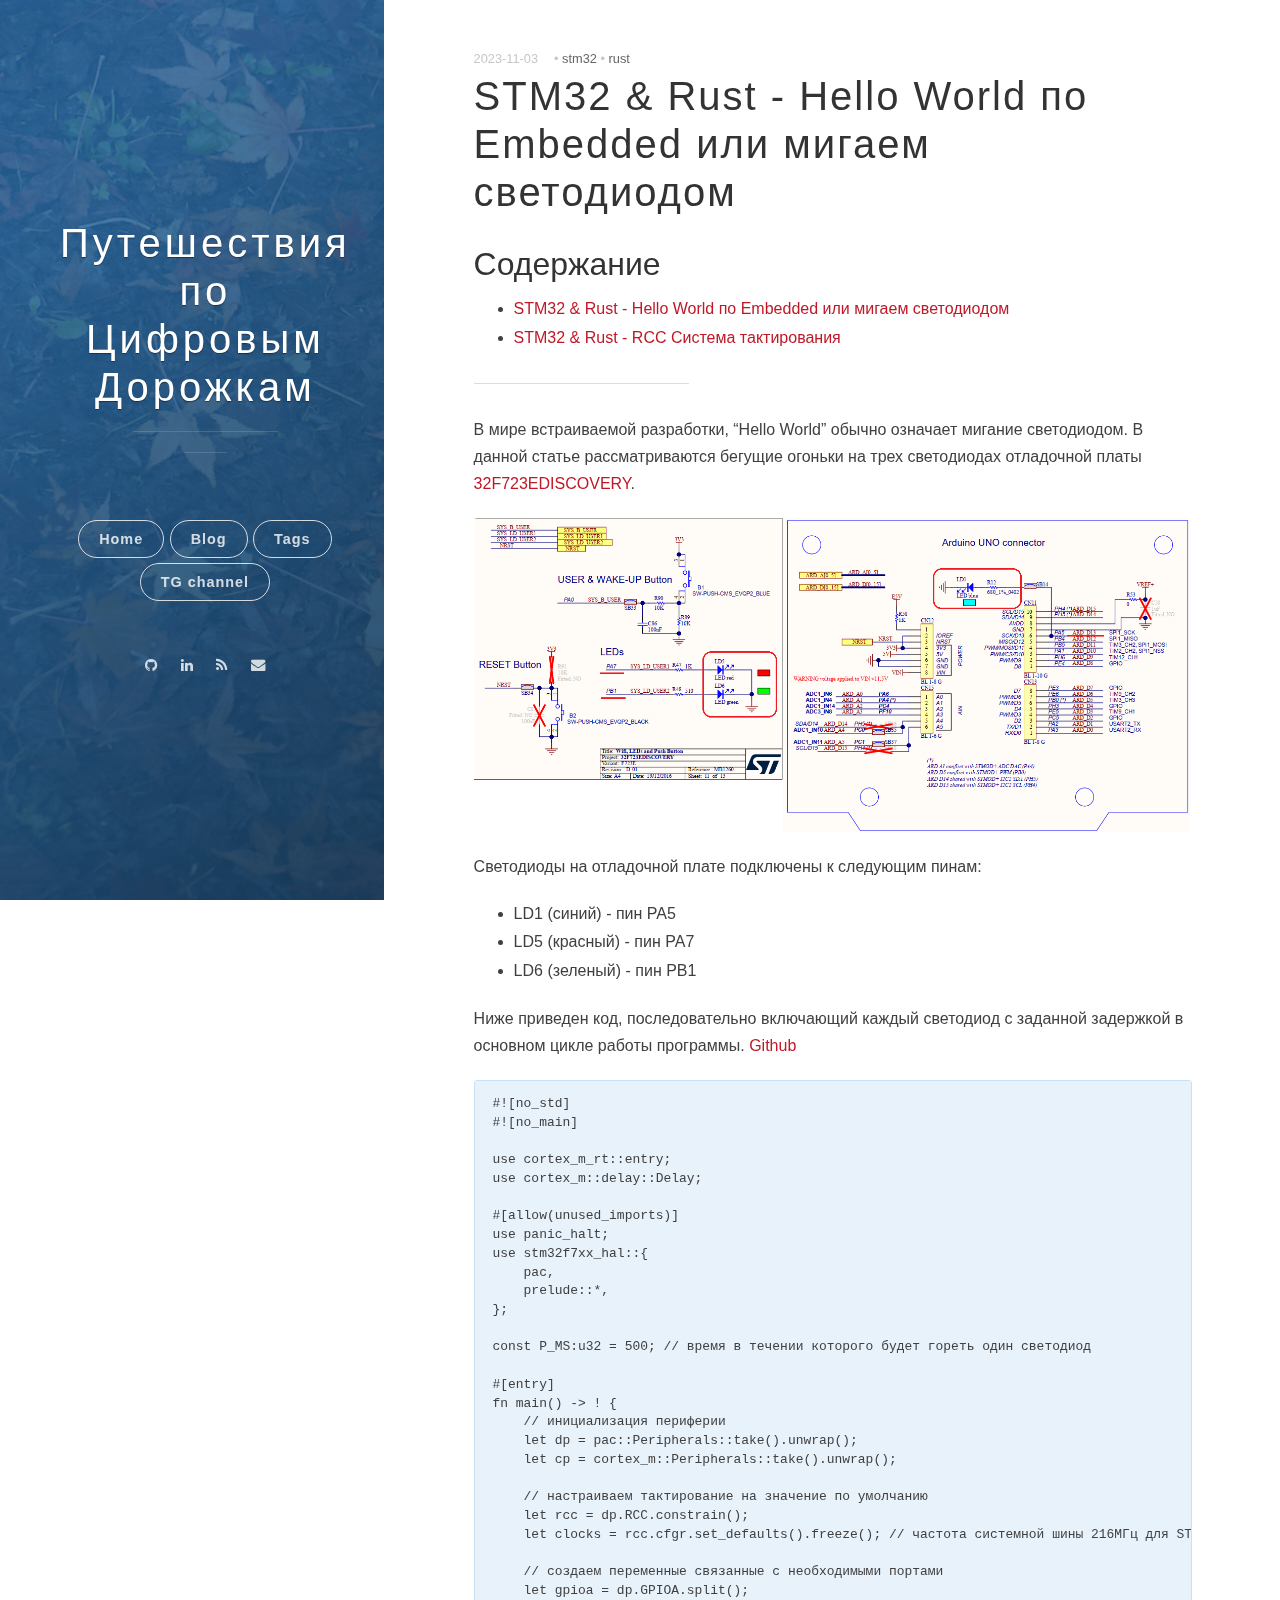
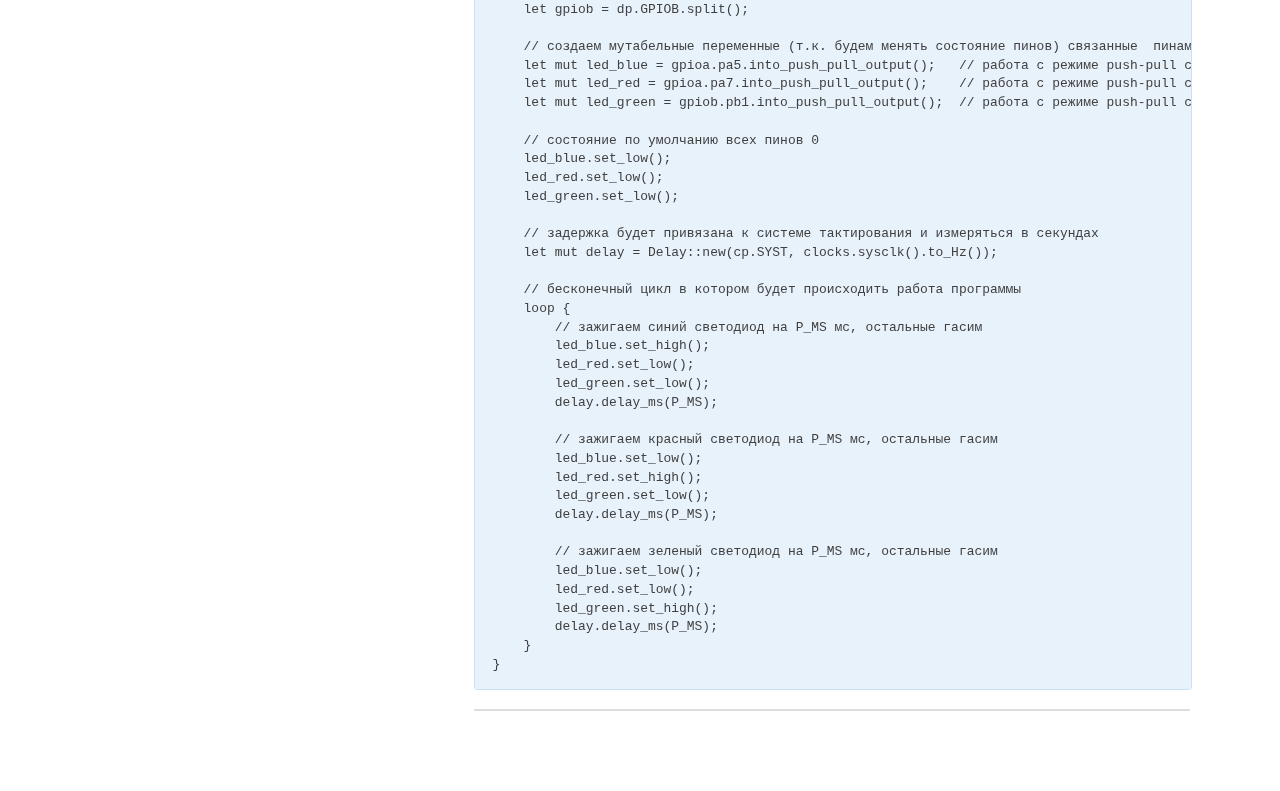
<file: 2023/11/stm32-rust-hello-world-по-embedded-или-мигаем-светодиодом/index.html>
<!DOCTYPE html>
<head>

  <head>
    <meta charset="utf-8">
    <meta http-equiv="X-UA-Compatible" content="IE=edge">
    <meta name="viewport" content="width=device-width, initial-scale=1, maximum-scale=1">

    
    <link rel="icon" type="image/png" href="/images/favicon.png" />
<link rel="shortcut icon" type="image/png" href="/images/favicon.png" />

    
    
    <title>STM32 &amp; Rust - Hello World по Embedded или мигаем светодиодом - Путешествия по Цифровым Дорожкам</title>
    
    
    <meta name="author" content="Зибцев Владимир" /> 
     
    
    
    <meta name="keywords" content="stm32, rust" />
    
    <meta property="og:title" content="STM32 &amp; Rust - Hello World по Embedded или мигаем светодиодом" />
<meta property="og:description" content="Содержание STM32 &amp; Rust - Hello World по Embedded или мигаем светодиодом STM32 &amp; Rust - RCC Система тактирования В мире встраиваемой разработки, &ldquo;Hello World&rdquo; обычно означает мигание светодиодом. В данной статье рассматриваются бегущие огоньки на трех светодиодах отладочной платы 32F723EDISCOVERY.
Светодиоды на отладочной плате подключены к следующим пинам:
LD1 (синий) - пин PA5 LD5 (красный) - пин PA7 LD6 (зеленый) - пин PB1 Ниже приведен код, последовательно включающий каждый светодиод с заданной задержкой в основном цикле работы программы." />
<meta property="og:type" content="article" />
<meta property="og:url" content="https://zvladimir.github.io/2023/11/stm32-rust-hello-world-%D0%BF%D0%BE-embedded-%D0%B8%D0%BB%D0%B8-%D0%BC%D0%B8%D0%B3%D0%B0%D0%B5%D0%BC-%D1%81%D0%B2%D0%B5%D1%82%D0%BE%D0%B4%D0%B8%D0%BE%D0%B4%D0%BE%D0%BC/" /><meta property="article:section" content="posts" />
<meta property="article:published_time" content="2023-11-03T23:05:30+04:00" />
<meta property="article:modified_time" content="2023-11-03T23:05:30+04:00" />

    <meta name="twitter:card" content="summary"/>
<meta name="twitter:title" content="STM32 &amp; Rust - Hello World по Embedded или мигаем светодиодом"/>
<meta name="twitter:description" content="Содержание STM32 &amp; Rust - Hello World по Embedded или мигаем светодиодом STM32 &amp; Rust - RCC Система тактирования В мире встраиваемой разработки, &ldquo;Hello World&rdquo; обычно означает мигание светодиодом. В данной статье рассматриваются бегущие огоньки на трех светодиодах отладочной платы 32F723EDISCOVERY.
Светодиоды на отладочной плате подключены к следующим пинам:
LD1 (синий) - пин PA5 LD5 (красный) - пин PA7 LD6 (зеленый) - пин PB1 Ниже приведен код, последовательно включающий каждый светодиод с заданной задержкой в основном цикле работы программы."/>


    
    
    
    

    
    
    <link rel="stylesheet" href="https://zvladimir.github.io/scss/main.min.cb240aff5e408680ad64a7733bb02a0f95fdf3add3dbfa70a6e73ca855f3e64b.css" integrity="sha256-yyQK/15AhoCtZKdzO7AqD5X9863T2/pwpuc8qFXz5ks=" crossorigin="anonymous" media="screen">
	<link href="//netdna.bootstrapcdn.com/font-awesome/4.1.0/css/font-awesome.min.css" rel="stylesheet">
</head>
  
</head>
<body>
  <span class="mobile btn-mobile-menu">

    <i class="fa fa-list btn-mobile-menu__icon"></i>
    <i class="fa fa-angle-up btn-mobile-close__icon hidden"></i>

  </span>

  <header class="  panel-cover panel-cover--collapsed " style="background-image: url('/images/background-cover.jpg')">

    <div class="panel-main">
  
      <div class="panel-main__inner panel-inverted">
      <div class="panel-main__content">
  
          <h1 class="panel-cover__title panel-title"><a href="/" title="Homepage of Путешествия по Цифровым Дорожкам" class="blog-button">Путешествия по Цифровым Дорожкам</a></h1>
          
          <hr class="panel-cover__divider" />
          <p class="panel-cover__description"></p>
          <hr class="panel-cover__divider panel-cover__divider--secondary" />
          
          
          
          <div class="navigation-wrapper">
            <div>
              <nav class="cover-navigation cover-navigation--primary">
                <ul class="navigation">
				  <li class="navigation__item"><a href="/" title="Home">Home</a></li>
                  <li class="navigation__item"><a href="/#blog" title="Blog" class="blog-button">Blog</a></li>
				  <li class="navigation__item"><a href="/tags" title="Tags">Tags</a></li>
				  <li class="navigation__item"><a href="https://t.me/desialsi" target="_blank" title="Telegram channel">TG channel</a></li>
                </ul>
              </nav>
            </div>
            
            <div><nav class="cover-navigation navigation--social">
    <ul class="navigation">
  
    
  
    
    
    <li class="navigation__item">
      <a href="https://github.com/zvladimir" title="@zvladimir" target="_blank">
        <i class='social fa fa-github'></i>
        <span class="label">Github</span>
      </a>
    </li>
    
    
    

    
    
    <li class="navigation__item">
      <a href="https://www.linkedin.com/in/zibtsev-vladimir" title="@zibtsev-vladimir" target="_blank">
        <i class='social fa fa-linkedin'></i>
        <span class="label">Linkedin</span>
      </a>
    </li>
    
  
    
  
    
    <li class="navigation__item">
      <a href="/index.xml" rel="author" title="RSS" target="_blank">
        <i class='social fa fa-rss'></i>
        <span class="label">RSS</span>
      </a>
    </li>
  
    
    
    <li class="navigation__item">
      <a href="mailto:onev@onevcat.com" title="Contact me">
        <i class='social fa fa-envelope'></i>
        <span class="label">Email</span>
      </a>
    </li>
    
  
    </ul>
  </nav>
  </div>
          </div>
        </div>
      </div>
      
      
      <div class="panel-cover--overlay cover-blue"></div>
      
    </div>
  </header>
  

  <div class="content-wrapper">
    <div class="content-wrapper__inner">

        
<article class="post-container post-container--single" itemscope itemtype="http://schema.org/BlogPosting">
    <header class="post-header">
        <div class="post-meta">
            <time datetime=" 2023-11-03 23:05:30 &#43;0400 " itemprop="datePublished" class="post-meta__date date">2023-11-03</time>
             <span class="post-meta__tags tags">   • <a href="https://zvladimir.github.io/tags/stm32">stm32</a>   • <a href="https://zvladimir.github.io/tags/rust">rust</a>  </span> 
        </div>
        <h1 class="post-title">STM32 &amp; Rust - Hello World по Embedded или мигаем светодиодом</h1>
    </header>
    <section class="post">
        <h2 id="содержание">Содержание</h2>
<ul>
<li><a href="/2023/11/stm32-rust-hello-world-%D0%BF%D0%BE-embedded-%D0%B8%D0%BB%D0%B8-%D0%BC%D0%B8%D0%B3%D0%B0%D0%B5%D0%BC-%D1%81%D0%B2%D0%B5%D1%82%D0%BE%D0%B4%D0%B8%D0%BE%D0%B4%D0%BE%D0%BC/">STM32 &amp; Rust - Hello World по Embedded или мигаем светодиодом</a></li>
<li><a href="/2023/11/stm32-rust-rcc-%D1%81%D0%B8%D1%81%D1%82%D0%B5%D0%BC%D0%B0-%D1%82%D0%B0%D0%BA%D1%82%D0%B8%D1%80%D0%BE%D0%B2%D0%B0%D0%BD%D0%B8%D1%8F/">STM32 &amp; Rust - RCC Система тактирования</a></li>
</ul>
<hr>
<p>В мире встраиваемой разработки, &ldquo;Hello World&rdquo; обычно означает мигание светодиодом. В данной статье рассматриваются бегущие огоньки на трех светодиодах отладочной платы <a href="https://www.st.com/en/evaluation-tools/32f723ediscovery.html">32F723EDISCOVERY</a>.</p>
<p><img src="images/20231029234058.png" alt="Схема отладочной платы" title="Схема отладочной платы"></p>
<p>Светодиоды на отладочной плате подключены к следующим пинам:</p>
<ul>
<li>LD1 (синий) - пин PA5</li>
<li>LD5 (красный) - пин PA7</li>
<li>LD6 (зеленый) - пин PB1</li>
</ul>
<p>Ниже приведен код, последовательно включающий каждый светодиод с заданной задержкой в основном цикле работы программы.
<a href="https://github.com/zvladimir/stm32_rust_blog/tree/9e1296824bd5ee6509449c568fd0e4c058720cdc/simple_example">Github</a></p>
<pre tabindex="0"><code>#![no_std]
#![no_main]

use cortex_m_rt::entry;
use cortex_m::delay::Delay;

#[allow(unused_imports)]
use panic_halt;
use stm32f7xx_hal::{
    pac,
    prelude::*,
};

const P_MS:u32 = 500; // время в течении которого будет гореть один светодиод

#[entry]
fn main() -&gt; ! {
    // инициализация периферии
    let dp = pac::Peripherals::take().unwrap();
    let cp = cortex_m::Peripherals::take().unwrap();

    // настраиваем тактирование на значение по умолчанию
    let rcc = dp.RCC.constrain();
    let clocks = rcc.cfgr.set_defaults().freeze(); // частота системной шины 216МГц для STM32F723

    // создаем переменные связанные с необходимыми портами
    let gpioa = dp.GPIOA.split();
    let gpiob = dp.GPIOB.split();

    // создаем мутабельные переменные (т.к. будем менять состояние пинов) связанные  пинами на котрых находятся светодиоды
    let mut led_blue = gpioa.pa5.into_push_pull_output();   // работа с режиме push-pull с пином 5 порта A
    let mut led_red = gpioa.pa7.into_push_pull_output();    // работа с режиме push-pull с пином 7 порта A
    let mut led_green = gpiob.pb1.into_push_pull_output();  // работа с режиме push-pull с пином 1 порта B

    // состояние по умолчанию всех пинов 0
    led_blue.set_low();
    led_red.set_low();
    led_green.set_low();

    // задержка будет привязана к системе тактирования и измеряться в секундах
    let mut delay = Delay::new(cp.SYST, clocks.sysclk().to_Hz());

    // бесконечный цикл в котором будет происходить работа программы
    loop {
        // зажигаем синий светодиод на P_MS мс, остальные гасим
        led_blue.set_high();
        led_red.set_low();
        led_green.set_low();
        delay.delay_ms(P_MS);

        // зажигаем красный светодиод на P_MS мс, остальные гасим
        led_blue.set_low();
        led_red.set_high();
        led_green.set_low();
        delay.delay_ms(P_MS);

        // зажигаем зеленый светодиод на P_MS мс, остальные гасим
        led_blue.set_low();
        led_red.set_low();
        led_green.set_high();
        delay.delay_ms(P_MS);
    }
}
</code></pre>
    </section>
</article>

        <section class="footer">
    <footer>
        <span class="footer__copyright"></span>
        <span class="footer__copyright"></span>
    </footer>
</section>

    </div>
  </div>

  <script type="text/javascript" src="//code.jquery.com/jquery-1.11.3.min.js"></script>
<script type="text/javascript" src="/js/main.js"></script>
  
</body>
</file>
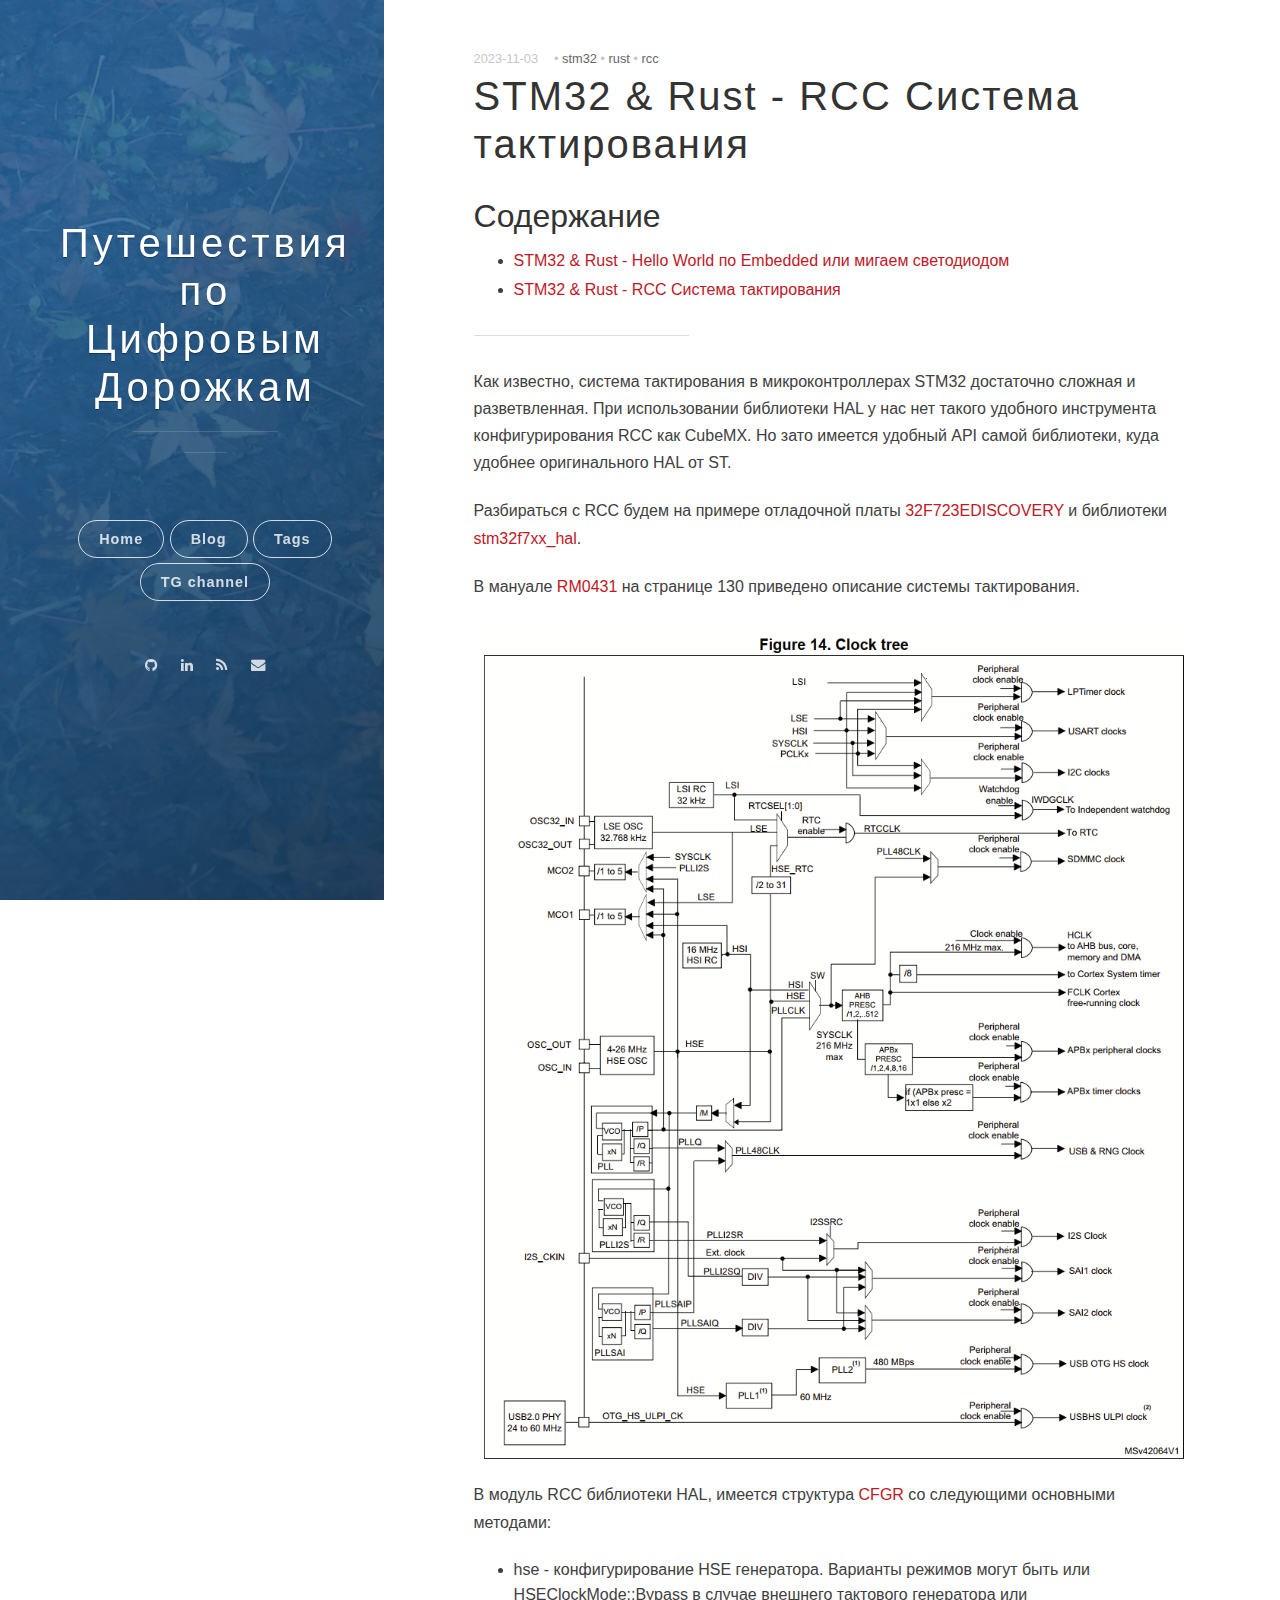
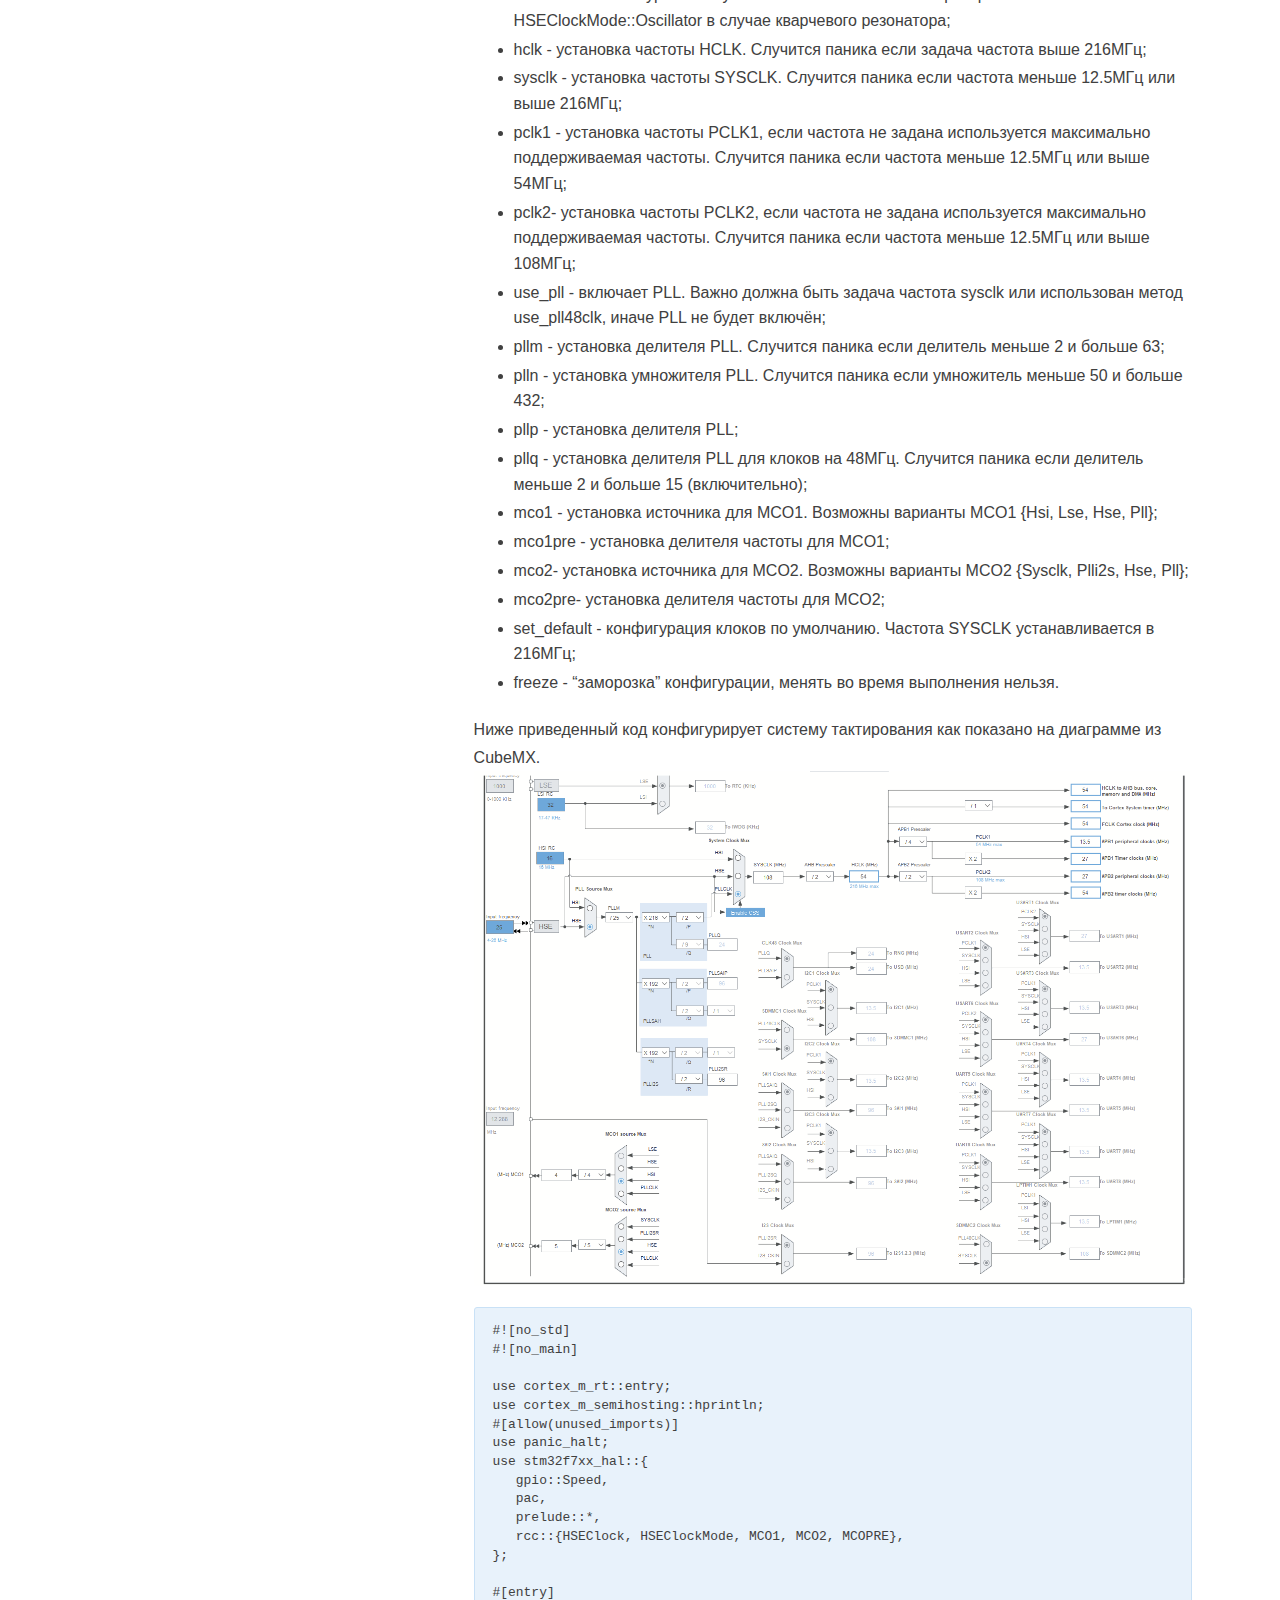
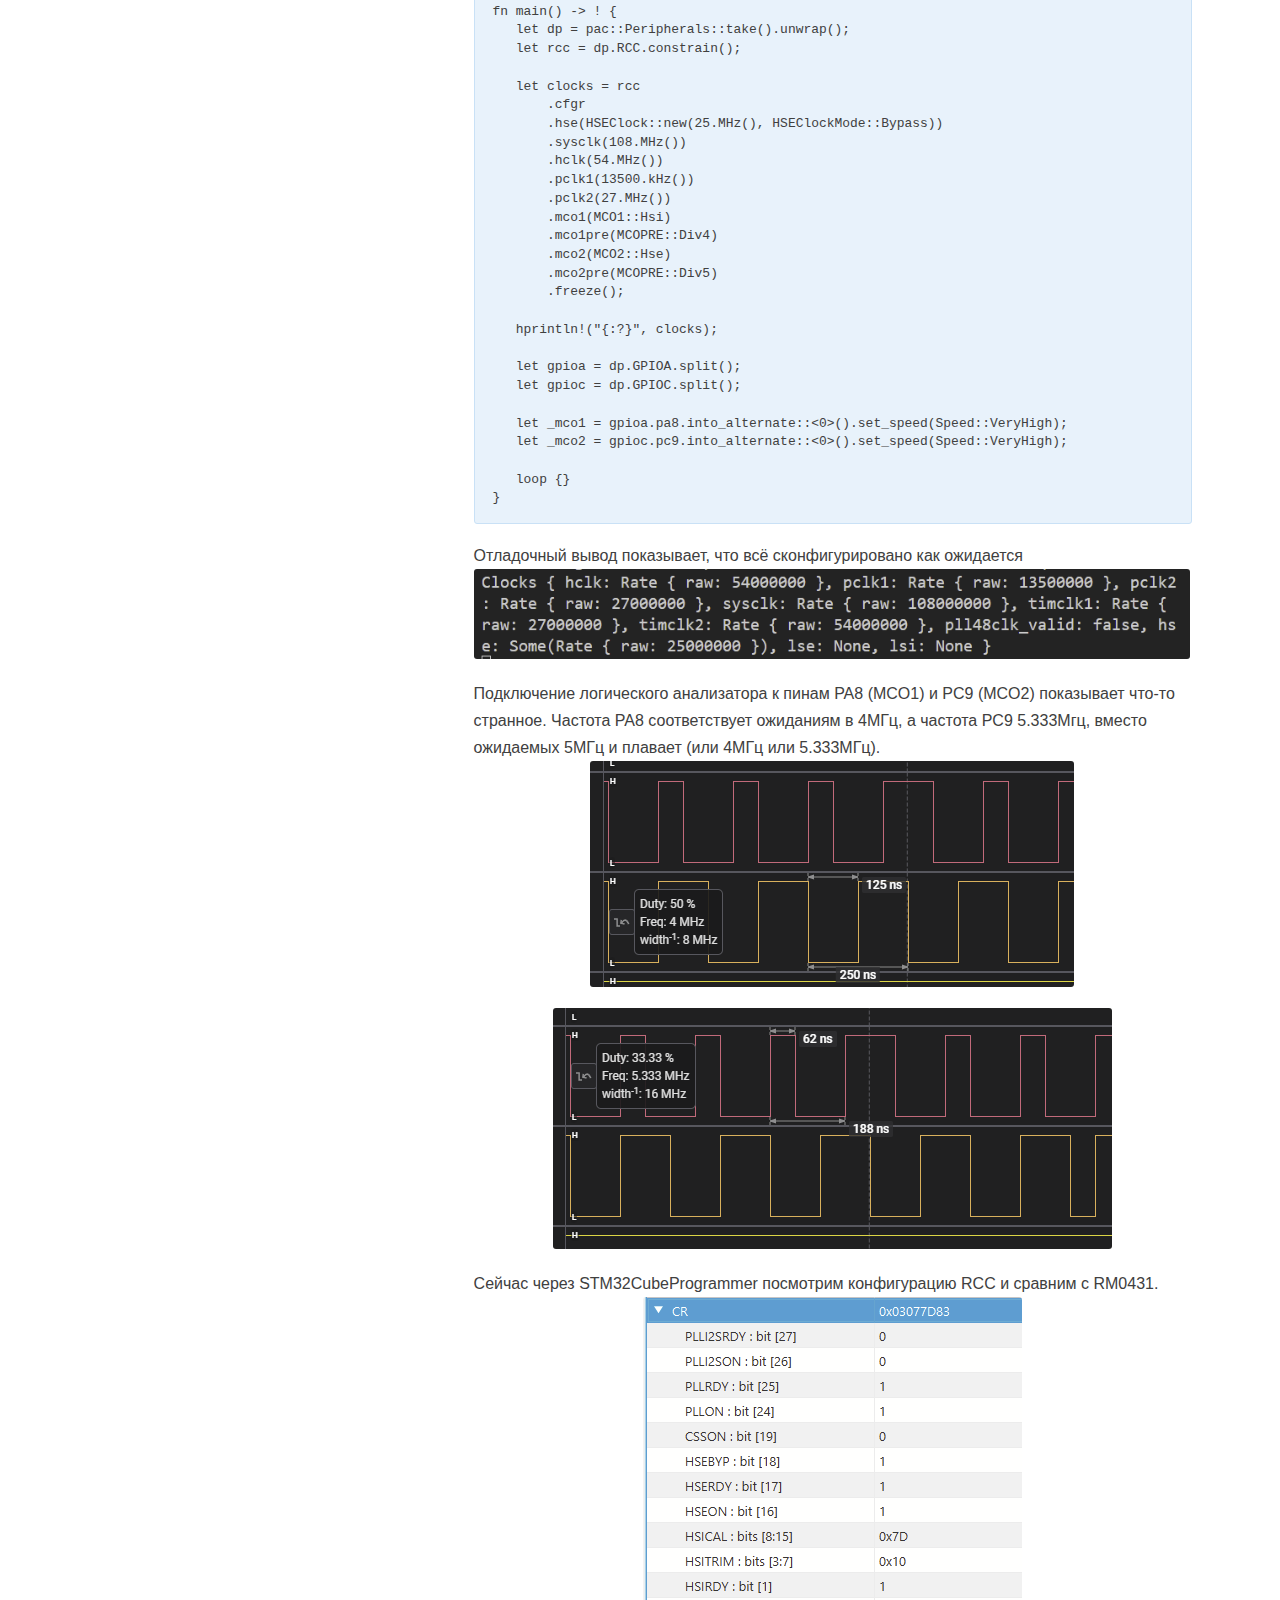
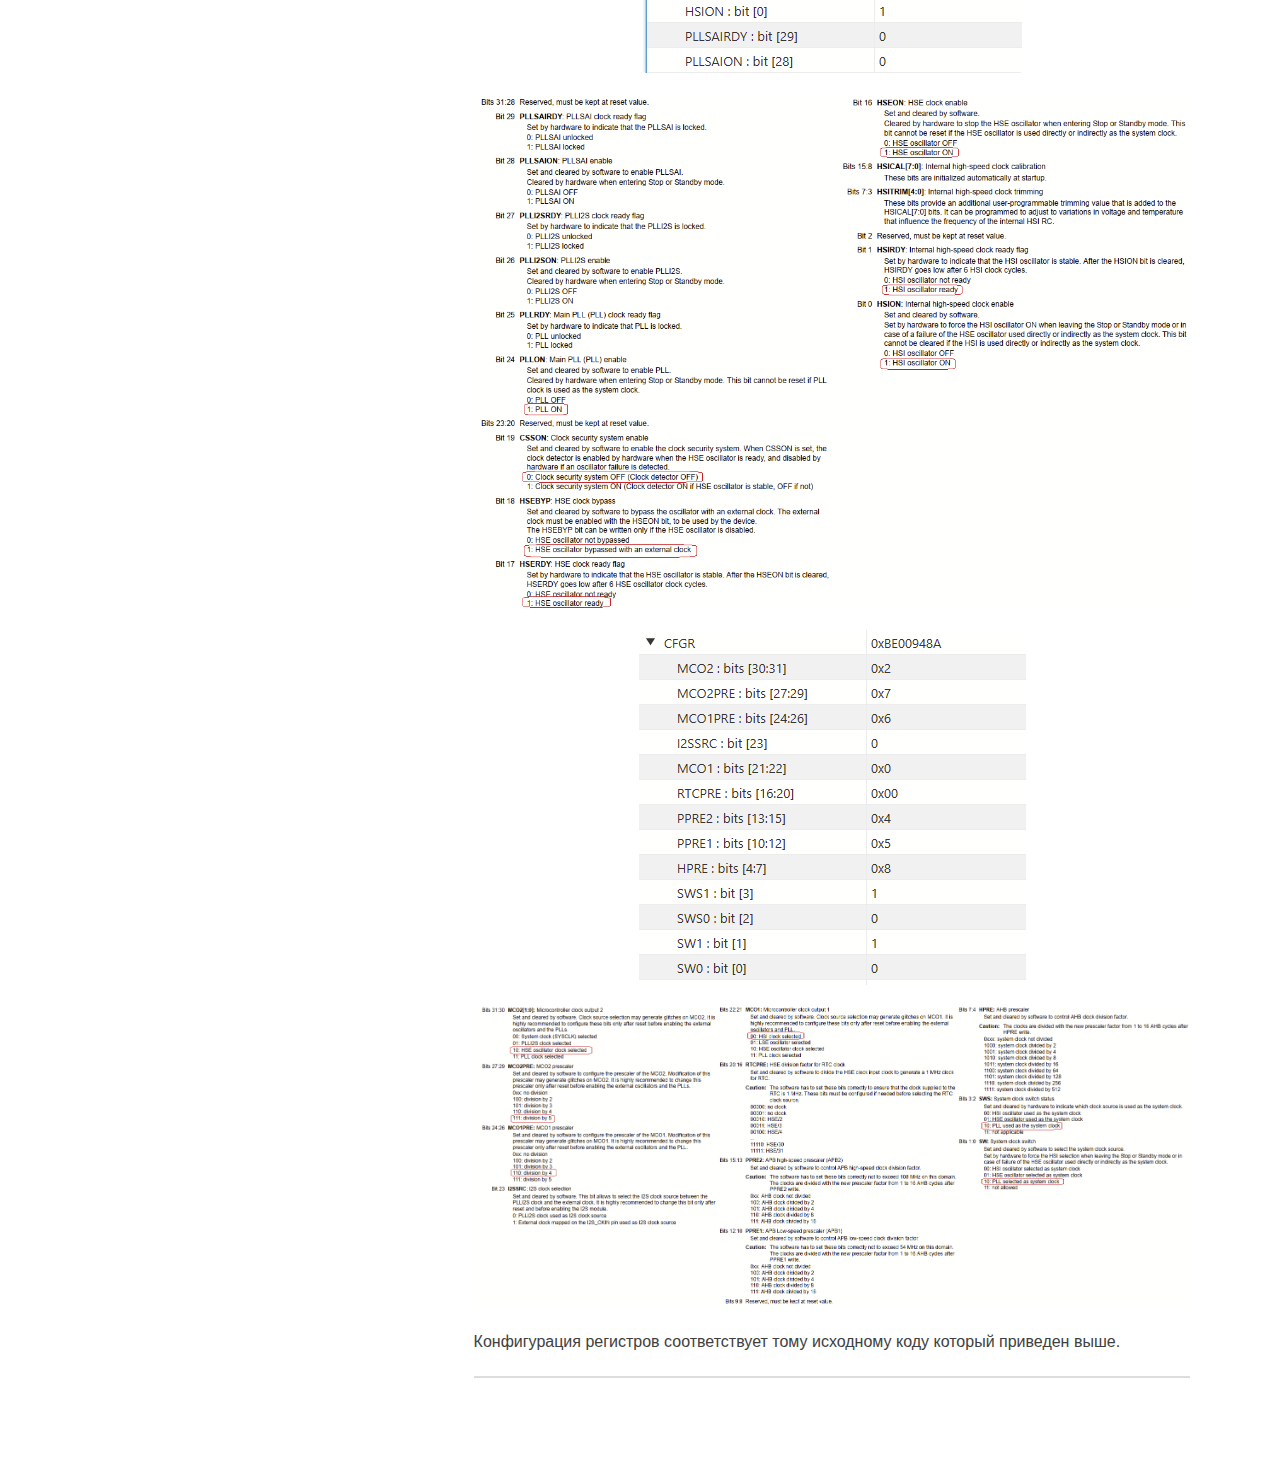
<file: 2023/11/stm32-rust-rcc-система-тактирования/index.html>
<!DOCTYPE html>
<head>

  <head>
    <meta charset="utf-8">
    <meta http-equiv="X-UA-Compatible" content="IE=edge">
    <meta name="viewport" content="width=device-width, initial-scale=1, maximum-scale=1">

    
    <link rel="icon" type="image/png" href="/images/favicon.png" />
<link rel="shortcut icon" type="image/png" href="/images/favicon.png" />

    
    
    <title>STM32 &amp; Rust - RCC Система тактирования - Путешествия по Цифровым Дорожкам</title>
    
    
    <meta name="author" content="Зибцев Владимир" /> 
     
    
    
    <meta name="keywords" content="stm32, rust, rcc" />
    
    <meta property="og:title" content="STM32 &amp; Rust - RCC Система тактирования" />
<meta property="og:description" content="Содержание STM32 &amp; Rust - Hello World по Embedded или мигаем светодиодом STM32 &amp; Rust - RCC Система тактирования Как известно, система тактирования в микроконтроллерах STM32 достаточно сложная и разветвленная. При использовании библиотеки HAL у нас нет такого удобного инструмента конфигурирования RCC как CubeMX. Но зато имеется удобный API самой библиотеки, куда удобнее оригинального HAL от ST.
Разбираться с RCC будем на примере отладочной платы 32F723EDISCOVERY и библиотеки stm32f7xx_hal.
В мануале RM0431 на странице 130 приведено описание системы тактирования." />
<meta property="og:type" content="article" />
<meta property="og:url" content="https://zvladimir.github.io/2023/11/stm32-rust-rcc-%D1%81%D0%B8%D1%81%D1%82%D0%B5%D0%BC%D0%B0-%D1%82%D0%B0%D0%BA%D1%82%D0%B8%D1%80%D0%BE%D0%B2%D0%B0%D0%BD%D0%B8%D1%8F/" /><meta property="article:section" content="posts" />
<meta property="article:published_time" content="2023-11-03T22:47:00+04:00" />
<meta property="article:modified_time" content="2023-11-03T22:47:00+04:00" />

    <meta name="twitter:card" content="summary"/>
<meta name="twitter:title" content="STM32 &amp; Rust - RCC Система тактирования"/>
<meta name="twitter:description" content="Содержание STM32 &amp; Rust - Hello World по Embedded или мигаем светодиодом STM32 &amp; Rust - RCC Система тактирования Как известно, система тактирования в микроконтроллерах STM32 достаточно сложная и разветвленная. При использовании библиотеки HAL у нас нет такого удобного инструмента конфигурирования RCC как CubeMX. Но зато имеется удобный API самой библиотеки, куда удобнее оригинального HAL от ST.
Разбираться с RCC будем на примере отладочной платы 32F723EDISCOVERY и библиотеки stm32f7xx_hal.
В мануале RM0431 на странице 130 приведено описание системы тактирования."/>


    
    
    
    

    
    
    <link rel="stylesheet" href="https://zvladimir.github.io/scss/main.min.cb240aff5e408680ad64a7733bb02a0f95fdf3add3dbfa70a6e73ca855f3e64b.css" integrity="sha256-yyQK/15AhoCtZKdzO7AqD5X9863T2/pwpuc8qFXz5ks=" crossorigin="anonymous" media="screen">
	<link href="//netdna.bootstrapcdn.com/font-awesome/4.1.0/css/font-awesome.min.css" rel="stylesheet">
</head>
  
</head>
<body>
  <span class="mobile btn-mobile-menu">

    <i class="fa fa-list btn-mobile-menu__icon"></i>
    <i class="fa fa-angle-up btn-mobile-close__icon hidden"></i>

  </span>

  <header class="  panel-cover panel-cover--collapsed " style="background-image: url('/images/background-cover.jpg')">

    <div class="panel-main">
  
      <div class="panel-main__inner panel-inverted">
      <div class="panel-main__content">
  
          <h1 class="panel-cover__title panel-title"><a href="/" title="Homepage of Путешествия по Цифровым Дорожкам" class="blog-button">Путешествия по Цифровым Дорожкам</a></h1>
          
          <hr class="panel-cover__divider" />
          <p class="panel-cover__description"></p>
          <hr class="panel-cover__divider panel-cover__divider--secondary" />
          
          
          
          <div class="navigation-wrapper">
            <div>
              <nav class="cover-navigation cover-navigation--primary">
                <ul class="navigation">
				  <li class="navigation__item"><a href="/" title="Home">Home</a></li>
                  <li class="navigation__item"><a href="/#blog" title="Blog" class="blog-button">Blog</a></li>
				  <li class="navigation__item"><a href="/tags" title="Tags">Tags</a></li>
				  <li class="navigation__item"><a href="https://t.me/desialsi" target="_blank" title="Telegram channel">TG channel</a></li>
                </ul>
              </nav>
            </div>
            
            <div><nav class="cover-navigation navigation--social">
    <ul class="navigation">
  
    
  
    
    
    <li class="navigation__item">
      <a href="https://github.com/zvladimir" title="@zvladimir" target="_blank">
        <i class='social fa fa-github'></i>
        <span class="label">Github</span>
      </a>
    </li>
    
    
    

    
    
    <li class="navigation__item">
      <a href="https://www.linkedin.com/in/zibtsev-vladimir" title="@zibtsev-vladimir" target="_blank">
        <i class='social fa fa-linkedin'></i>
        <span class="label">Linkedin</span>
      </a>
    </li>
    
  
    
  
    
    <li class="navigation__item">
      <a href="/index.xml" rel="author" title="RSS" target="_blank">
        <i class='social fa fa-rss'></i>
        <span class="label">RSS</span>
      </a>
    </li>
  
    
    
    <li class="navigation__item">
      <a href="mailto:onev@onevcat.com" title="Contact me">
        <i class='social fa fa-envelope'></i>
        <span class="label">Email</span>
      </a>
    </li>
    
  
    </ul>
  </nav>
  </div>
          </div>
        </div>
      </div>
      
      
      <div class="panel-cover--overlay cover-blue"></div>
      
    </div>
  </header>
  

  <div class="content-wrapper">
    <div class="content-wrapper__inner">

        
<article class="post-container post-container--single" itemscope itemtype="http://schema.org/BlogPosting">
    <header class="post-header">
        <div class="post-meta">
            <time datetime=" 2023-11-03 22:47:00 &#43;0400 " itemprop="datePublished" class="post-meta__date date">2023-11-03</time>
             <span class="post-meta__tags tags">   • <a href="https://zvladimir.github.io/tags/stm32">stm32</a>   • <a href="https://zvladimir.github.io/tags/rust">rust</a>   • <a href="https://zvladimir.github.io/tags/rcc">rcc</a>  </span> 
        </div>
        <h1 class="post-title">STM32 &amp; Rust - RCC Система тактирования</h1>
    </header>
    <section class="post">
        <h2 id="содержание">Содержание</h2>
<ul>
<li><a href="/2023/11/stm32-rust-hello-world-%D0%BF%D0%BE-embedded-%D0%B8%D0%BB%D0%B8-%D0%BC%D0%B8%D0%B3%D0%B0%D0%B5%D0%BC-%D1%81%D0%B2%D0%B5%D1%82%D0%BE%D0%B4%D0%B8%D0%BE%D0%B4%D0%BE%D0%BC/">STM32 &amp; Rust - Hello World по Embedded или мигаем светодиодом</a></li>
<li><a href="/2023/11/stm32-rust-rcc-%D1%81%D0%B8%D1%81%D1%82%D0%B5%D0%BC%D0%B0-%D1%82%D0%B0%D0%BA%D1%82%D0%B8%D1%80%D0%BE%D0%B2%D0%B0%D0%BD%D0%B8%D1%8F/">STM32 &amp; Rust - RCC Система тактирования</a></li>
</ul>
<hr>
<p>Как известно, система тактирования в микроконтроллерах STM32 достаточно сложная и разветвленная. При использовании библиотеки HAL у нас нет такого удобного инструмента конфигурирования RCC как CubeMX. Но зато имеется удобный API самой библиотеки, куда удобнее оригинального HAL от ST.</p>
<p>Разбираться с RCC будем на примере отладочной платы <a href="https://www.st.com/en/evaluation-tools/32f723ediscovery.html">32F723EDISCOVERY</a> и библиотеки <a href="https://docs.rs/stm32f7xx-hal/latest/stm32f7xx_hal/">stm32f7xx_hal</a>.</p>
<p>В мануале <a href="https://www.google.com/url?sa=t&amp;rct=j&amp;q=&amp;esrc=s&amp;source=web&amp;cd=&amp;ved=2ahUKEwi0_aKulpqCAxX0g_0HHffVBikQFnoECBQQAQ&amp;url=https%3A%2F%2Fwww.st.com%2Fresource%2Fen%2Freference_manual%2Frm0431-stm32f72xxx-and-stm32f73xxx-advanced-armbased-32bit-mcus-stmicroelectronics.pdf&amp;usg=AOvVaw3c_qsvAC103Lh9HGnsTCju&amp;opi=89978449">RM0431</a> на странице 130 приведено описание системы тактирования.</p>
<p><img src="images/9d29358630c2aad2eed82.png" alt="STM32F723 - Clock tree" title="STM32F723 - Clock tree"></p>
<p>В модуль RCC библиотеки HAL, имеется структура <a href="https://docs.rs/stm32f7xx-hal/latest/stm32f7xx_hal/rcc/struct.CFGR.html">CFGR</a> со следующими основными методами:</p>
<ul>
<li>hse - конфигурирование HSE генератора. Варианты режимов могут быть или HSEClockMode::Bypass в случае внешнего тактового генератора или HSEClockMode::Oscillator в случае кварчевого резонатора;</li>
<li>hclk - установка частоты HCLK. Случится паника если задача частота выше 216МГц;</li>
<li>sysclk - установка частоты SYSCLK. Случится паника если частота меньше 12.5МГц или выше 216МГц;</li>
<li>pclk1 - установка частоты PCLK1, если частота не задана используется максимально поддерживаемая частоты. Случится паника если частота меньше 12.5МГц или выше 54МГц;</li>
<li>pclk2- установка частоты PCLK2, если частота не задана используется максимально поддерживаемая частоты. Случится паника если частота меньше 12.5МГц или выше 108МГц;</li>
<li>use_pll - включает PLL. Важно должна быть задача частота sysclk или использован метод use_pll48clk, иначе PLL не будет включён;</li>
<li>pllm - установка делителя PLL. Случится паника если делитель меньше 2 и больше 63;</li>
<li>plln - установка умножителя PLL. Случится паника если умножитель меньше 50 и больше 432;</li>
<li>pllp - установка делителя PLL;</li>
<li>pllq - установка делителя PLL для клоков на 48МГц. Случится паника если делитель меньше 2 и больше 15 (включительно);</li>
<li>mco1 - установка источника для MCO1. Возможны варианты MCO1 {Hsi, Lse, Hse, Pll};</li>
<li>mco1pre - установка делителя частоты для MCO1;</li>
<li>mco2- установка источника для MCO2. Возможны варианты MCO2 {Sysclk, Plli2s, Hse, Pll};</li>
<li>mco2pre- установка делителя частоты для MCO2;</li>
<li>set_default - конфигурация клоков по умолчанию. Частота SYSCLK устанавливается в 216МГц;</li>
<li>freeze - &ldquo;заморозка&rdquo; конфигурации, менять во время выполнения нельзя.</li>
</ul>
<p>Ниже приведенный код конфигурирует систему тактирования как показано на диаграмме из CubeMX.
<img src="images/f4de3df3990ecc29e8429.png" alt="CubeMX - Clock configuration" title="CubeMX - Clock configuration"></p>
<pre tabindex="0"><code>#![no_std]  
#![no_main]  
  
use cortex_m_rt::entry;  
use cortex_m_semihosting::hprintln;  
#[allow(unused_imports)]  
use panic_halt;  
use stm32f7xx_hal::{  
   gpio::Speed,  
   pac,  
   prelude::*,  
   rcc::{HSEClock, HSEClockMode, MCO1, MCO2, MCOPRE},  
};  
  
#[entry]  
fn main() -&gt; ! {  
   let dp = pac::Peripherals::take().unwrap();  
   let rcc = dp.RCC.constrain();  
  
   let clocks = rcc  
       .cfgr  
       .hse(HSEClock::new(25.MHz(), HSEClockMode::Bypass))  
       .sysclk(108.MHz())  
       .hclk(54.MHz())  
       .pclk1(13500.kHz())  
       .pclk2(27.MHz())  
       .mco1(MCO1::Hsi)  
       .mco1pre(MCOPRE::Div4)  
       .mco2(MCO2::Hse)  
       .mco2pre(MCOPRE::Div5)  
       .freeze();  
  
   hprintln!(&#34;{:?}&#34;, clocks);  
  
   let gpioa = dp.GPIOA.split();  
   let gpioc = dp.GPIOC.split();  
  
   let _mco1 = gpioa.pa8.into_alternate::&lt;0&gt;().set_speed(Speed::VeryHigh);  
   let _mco2 = gpioc.pc9.into_alternate::&lt;0&gt;().set_speed(Speed::VeryHigh);  
  
   loop {}  
}
</code></pre><p>Отладочный вывод показывает, что всё сконфигурировано как ожидается
<img src="images/fc5dc393c5d30a0234636.png" alt=""></p>
<p>Подключение логического анализатора к пинам PA8 (MCO1) и PC9 (MCO2) показывает что-то странное. Частота PA8 соответствует ожиданиям в 4МГц, а частота PC9 5.333Мгц, вместо ожидаемых 5МГц и плавает (или 4МГц или 5.333МГц).
<img src="images/38c12aa7566874fa33a77.png" alt="PA8 - MCO1 / HSI" title="PA8 - MCO1 / HSI"></p>
<p><img src="images/824ed8a66327f983813a4.png" alt="PC9 - MCO2 / HSE" title="PC9 - MCO2 / HSE"></p>
<p>Сейчас через STM32CubeProgrammer посмотрим конфигурацию RCC и сравним с RM0431.
<img src="images/36bc662fb923c996ce73e.png" alt="Регистр RCC - CR" title="Регистр RCC - CR"></p>
<p><img src="images/49cf44c068665388b3716.png" alt="RM0431 страница 140" title="RM0431 страница 140"></p>
<p><img src="images/fb5b719a97042317bd2fd.png" alt="Регистр RCC - CFGR" title="Регистр RCC - CFGR"></p>
<p><img src="images/6d2334a777dd10ae2e4f8.png" alt="RM0431 страница 144" title="RM0431 страница 144"></p>
<p>Конфигурация регистров соответствует тому исходному коду который приведен выше.</p>

    </section>
</article>

        <section class="footer">
    <footer>
        <span class="footer__copyright"></span>
        <span class="footer__copyright"></span>
    </footer>
</section>

    </div>
  </div>

  <script type="text/javascript" src="//code.jquery.com/jquery-1.11.3.min.js"></script>
<script type="text/javascript" src="/js/main.js"></script>
  
</body>
</file>
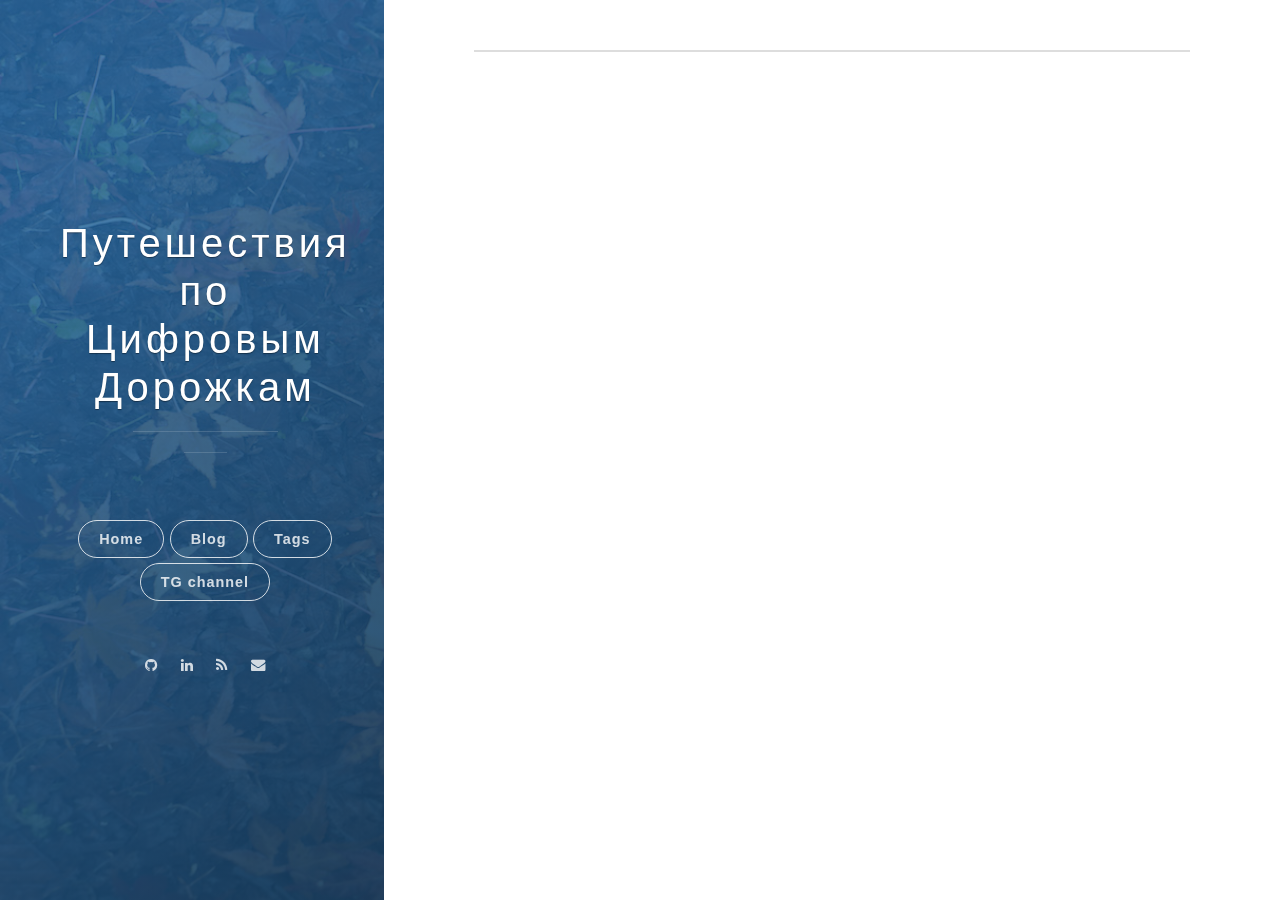
<file: posts/page/1/index.html>
<!DOCTYPE html>
<html lang="en">
  <head>
    <title>https://zvladimir.github.io/posts/</title>
    <link rel="canonical" href="https://zvladimir.github.io/posts/">
    <meta name="robots" content="noindex">
    <meta charset="utf-8">
    <meta http-equiv="refresh" content="0; url=https://zvladimir.github.io/posts/">
  </head>
</html>
</file>
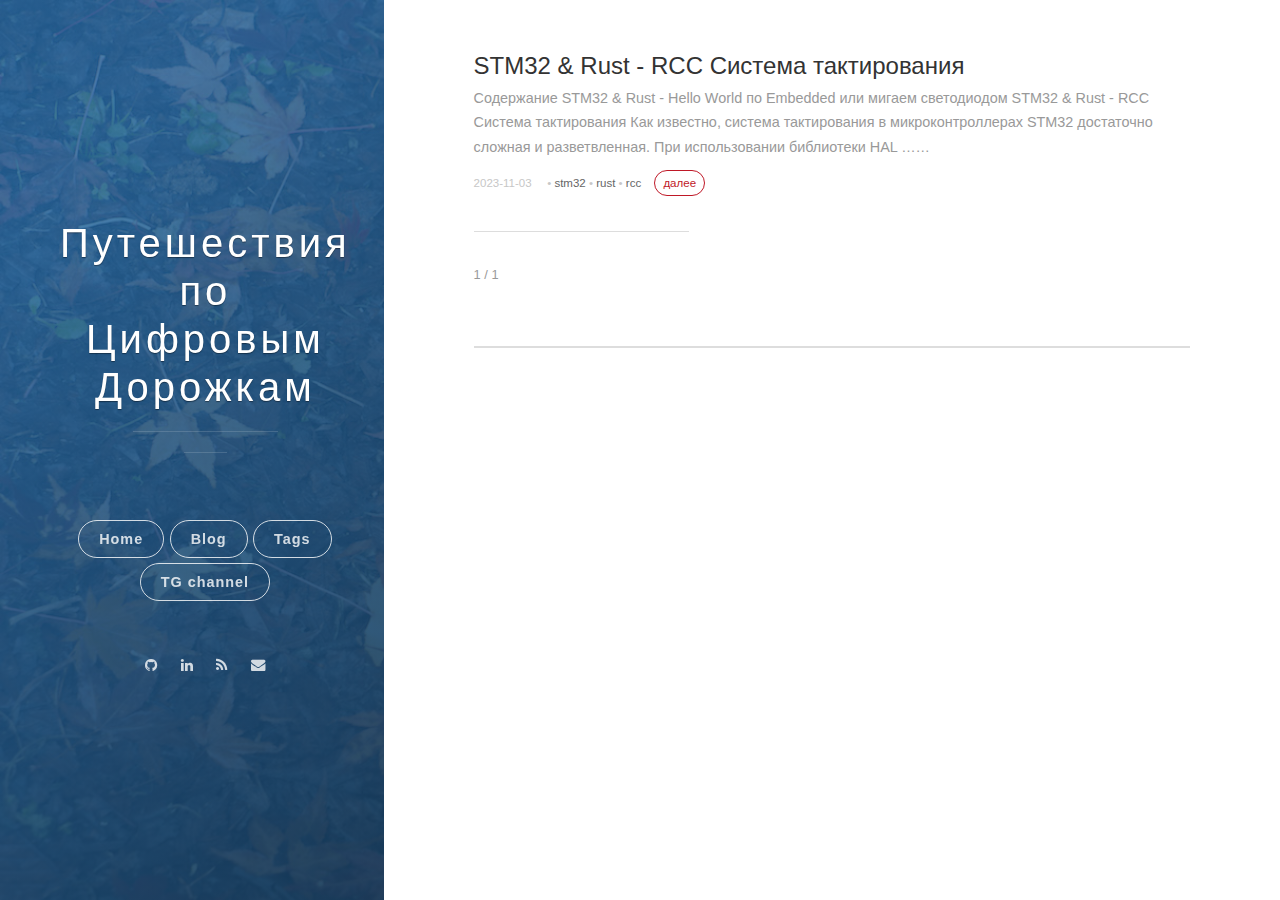
<file: tags/rcc/page/1/index.html>
<!DOCTYPE html>
<html lang="en">
  <head>
    <title>https://zvladimir.github.io/tags/rcc/</title>
    <link rel="canonical" href="https://zvladimir.github.io/tags/rcc/">
    <meta name="robots" content="noindex">
    <meta charset="utf-8">
    <meta http-equiv="refresh" content="0; url=https://zvladimir.github.io/tags/rcc/">
  </head>
</html>
</file>
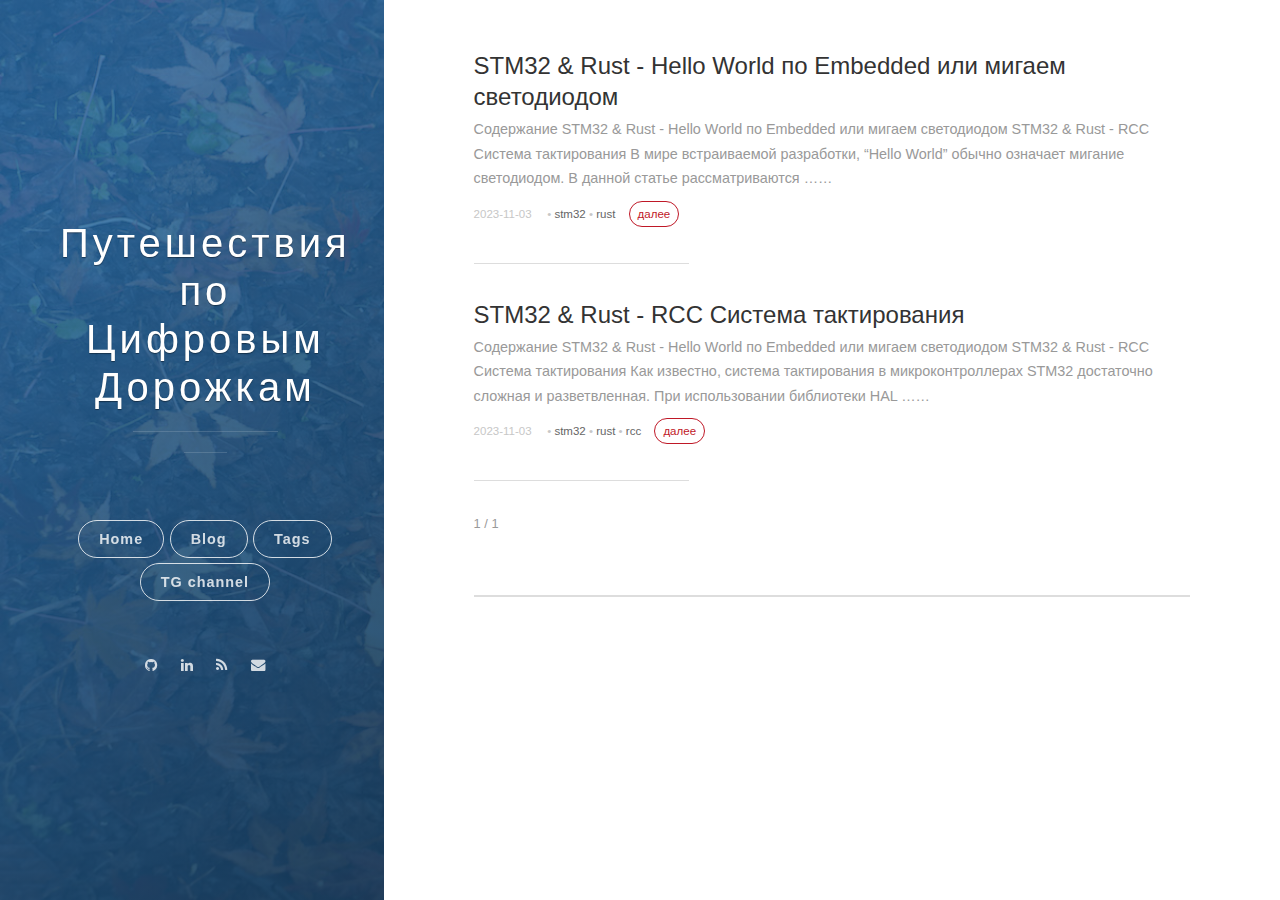
<file: tags/rust/page/1/index.html>
<!DOCTYPE html>
<html lang="en">
  <head>
    <title>https://zvladimir.github.io/tags/rust/</title>
    <link rel="canonical" href="https://zvladimir.github.io/tags/rust/">
    <meta name="robots" content="noindex">
    <meta charset="utf-8">
    <meta http-equiv="refresh" content="0; url=https://zvladimir.github.io/tags/rust/">
  </head>
</html>
</file>
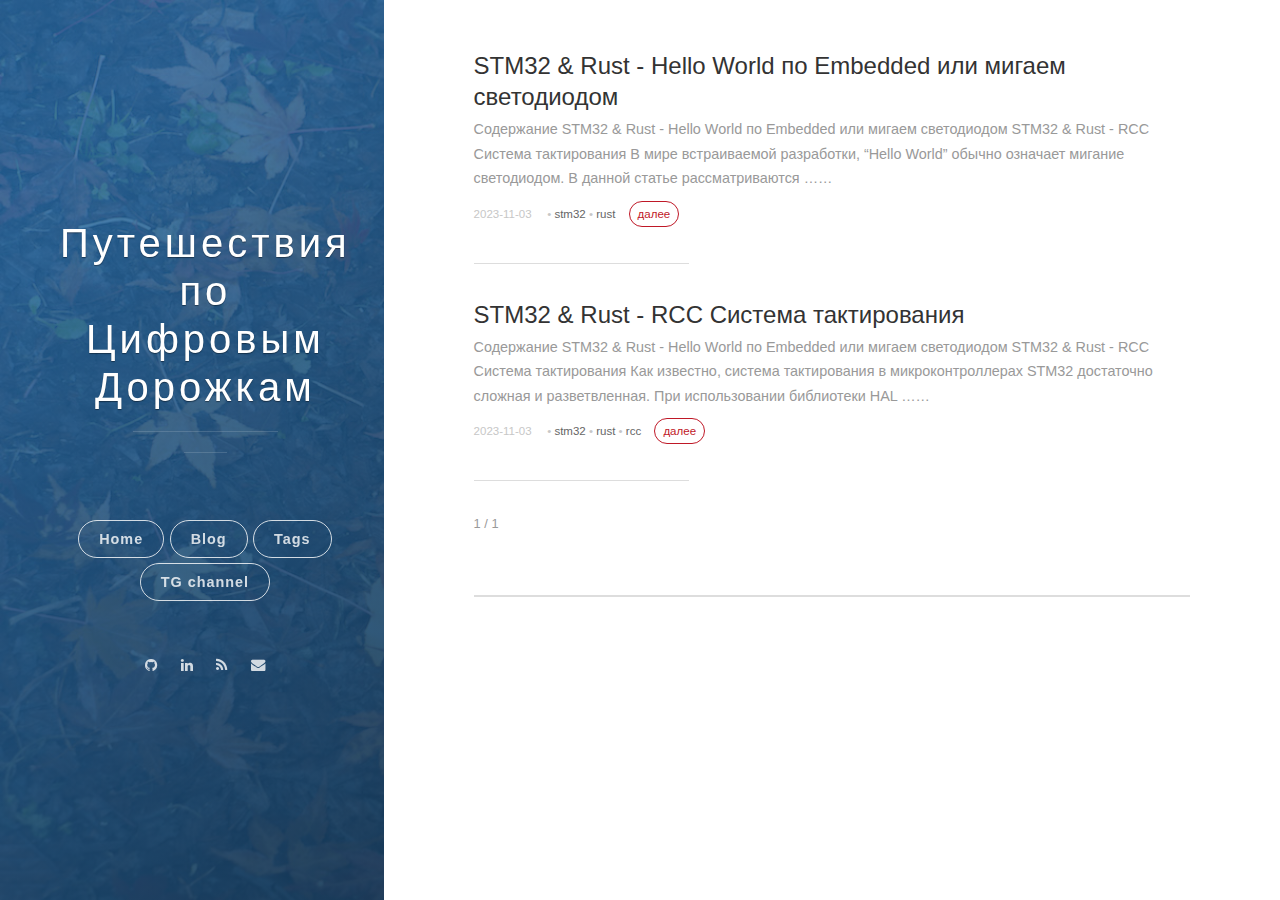
<file: tags/stm32/page/1/index.html>
<!DOCTYPE html>
<html lang="en">
  <head>
    <title>https://zvladimir.github.io/tags/stm32/</title>
    <link rel="canonical" href="https://zvladimir.github.io/tags/stm32/">
    <meta name="robots" content="noindex">
    <meta charset="utf-8">
    <meta http-equiv="refresh" content="0; url=https://zvladimir.github.io/tags/stm32/">
  </head>
</html>
</file>
